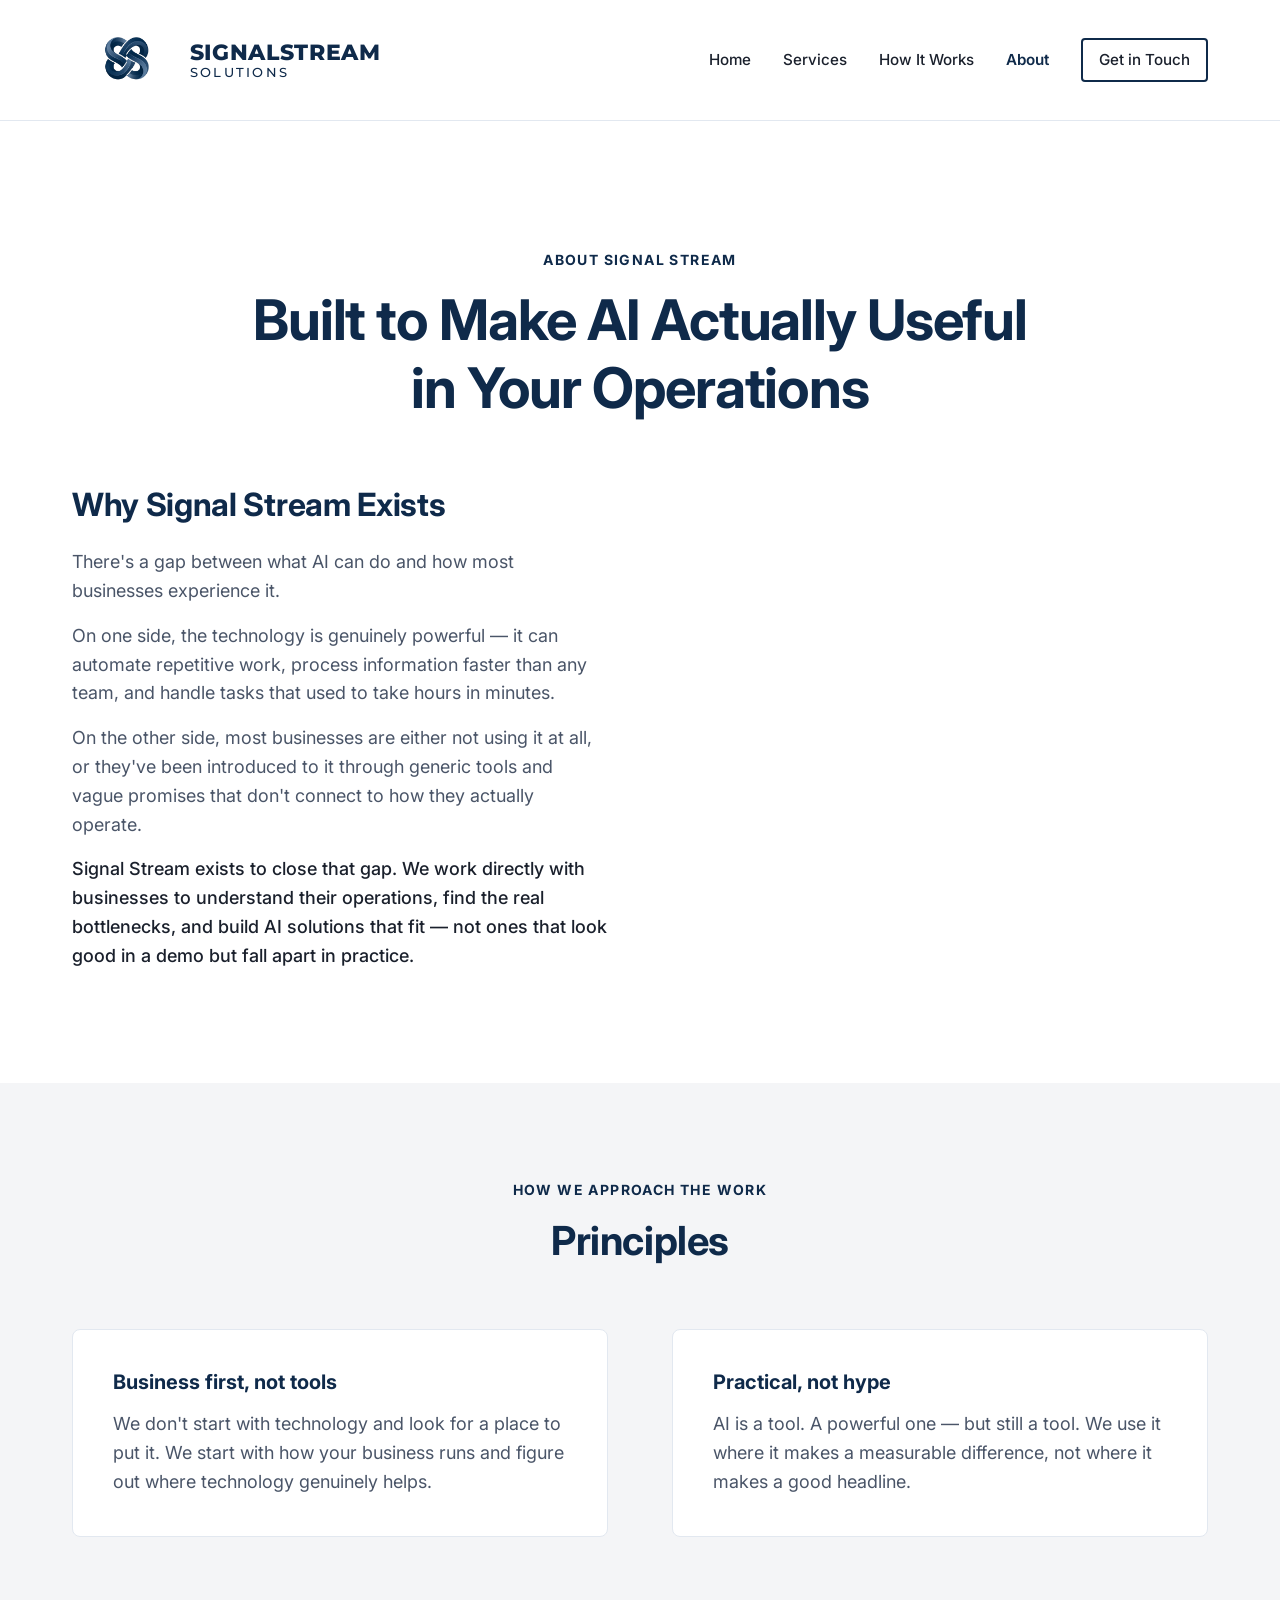
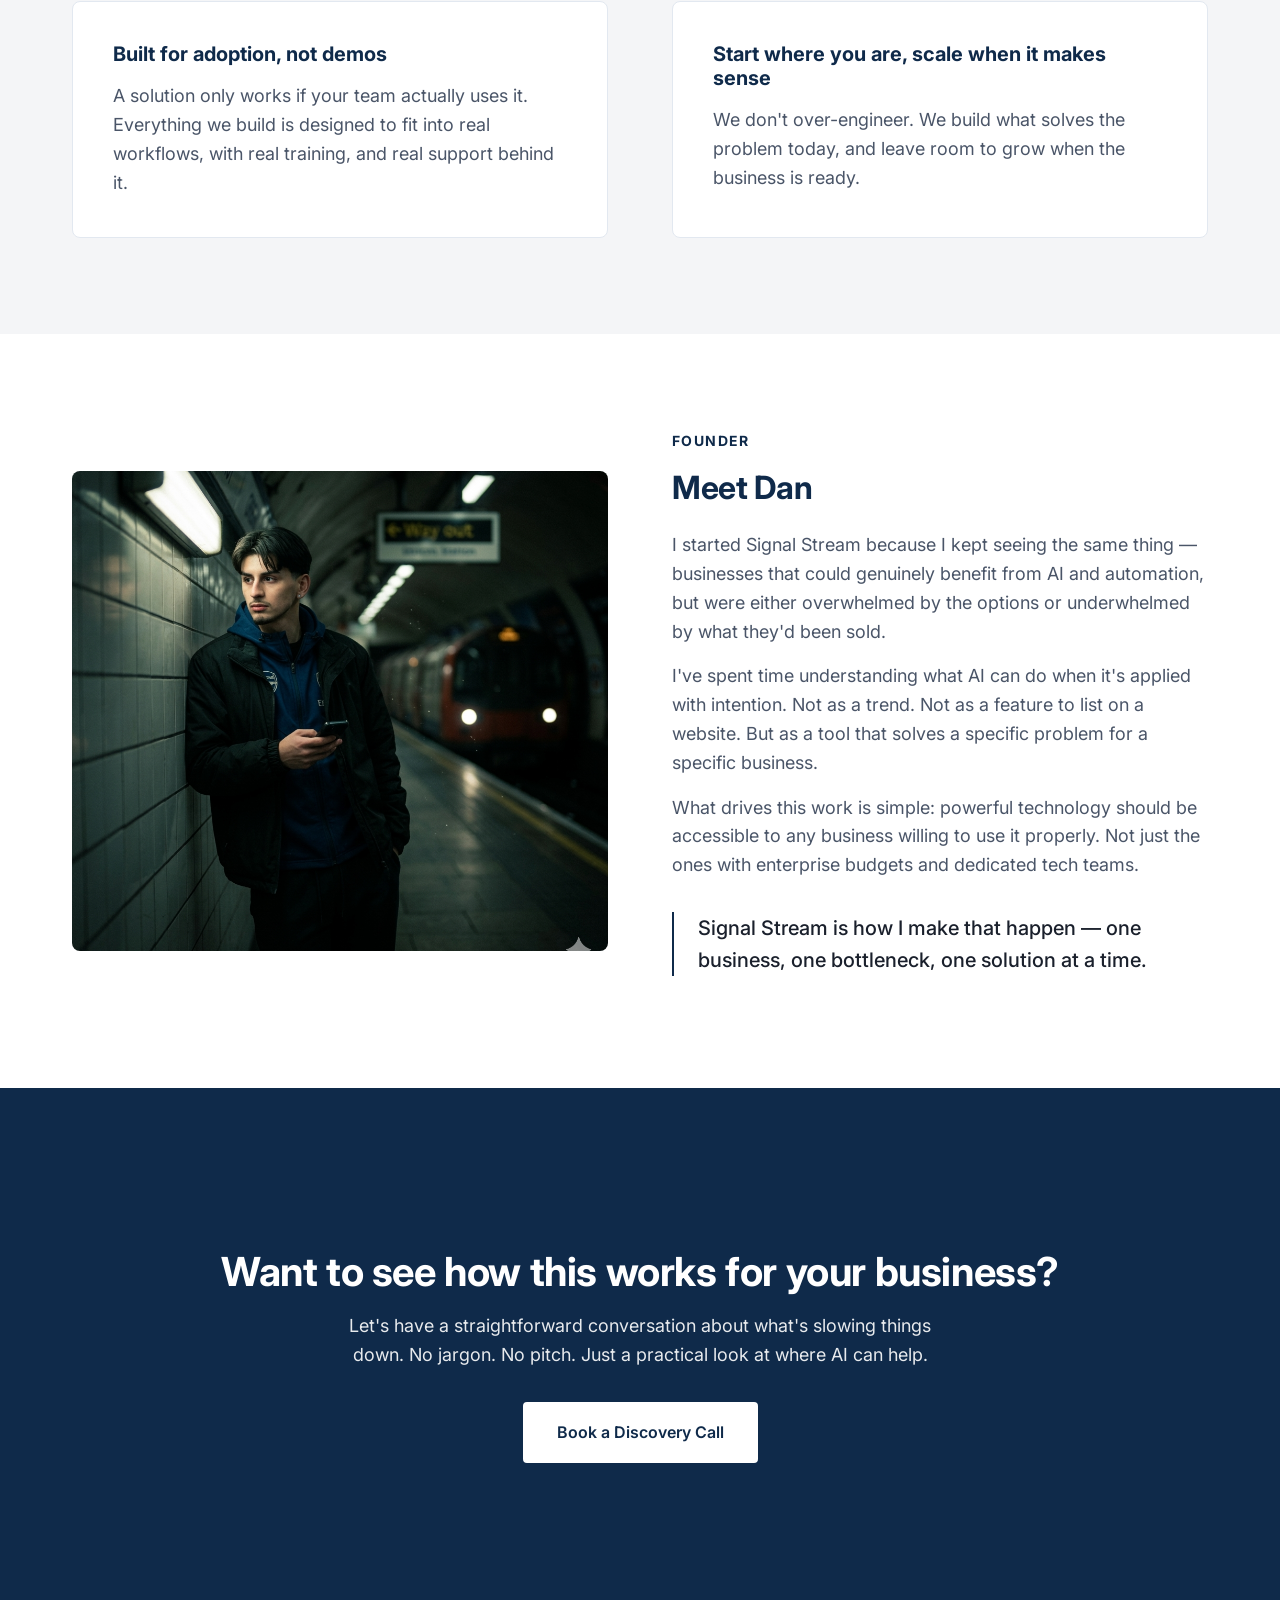
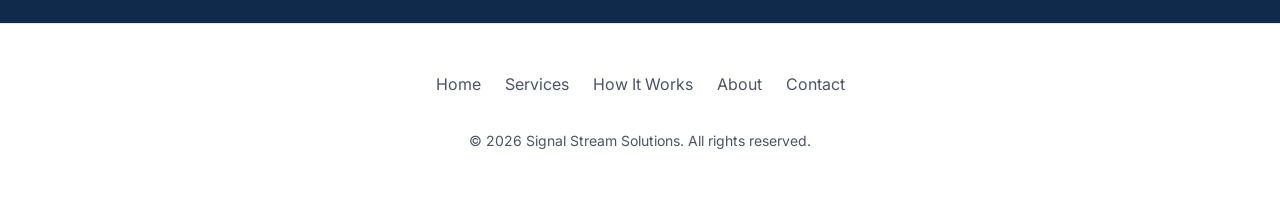
<file: about.html>
<!DOCTYPE html>
<html lang="en">
<head>
    <meta charset="UTF-8">
    <meta name="viewport" content="width=device-width, initial-scale=1.0">
    <title>About Signal Stream | Built for Operations</title>
    <meta name="description" content="We work directly with businesses to understand their operations, find the real bottlenecks, and build AI solutions that fit.">
    
    <link href="https://fonts.googleapis.com/css2?family=Inter:wght@400;500;600;700;800&family=Montserrat:wght@300;700;800&display=swap" rel="stylesheet">
    <link rel="icon" type="image/x-icon" href="favicon.ico">
    <link rel="icon" type="image/png" sizes="192x192" href="favicon-192.png">
    <link rel="apple-touch-icon" href="apple-touch-icon.png">
    <link rel="stylesheet" href="assets/styles.css">
</head>
<body>

    <!-- Shared Navigation -->
    <nav>
        <div class="nav-container">
            <a href="index.html" class="logo">
                <img src="assets/logo.png" alt="Signal Stream" class="logo-img">
                <span class="logo-text-wrapper">
                    <span class="logo-title">SignalStream</span>
                    <span class="logo-subtitle">Solutions</span>
                </span>
            </a>
            
            <button class="menu-toggle" id="mobile-menu-btn">☰</button>
            
            <div class="nav-links" id="nav-links">
                <a href="index.html">Home</a>
                <a href="services.html">Services</a>
                <a href="how-it-works.html">How It Works</a>
                <a href="about.html" class="active">About</a>
                <a href="contact.html" class="btn btn-outline" style="padding: 0.5rem 1rem;">Get in Touch</a>
            </div>
        </div>
    </nav>

    <!-- Hero Section -->
    <section class="section hero" style="padding-bottom: 4rem;">
        <div class="container text-center">
            <span class="tagline">About Signal Stream</span>
            <h1 style="margin: 0 auto; max-width: 800px; color: var(--ocean-blue);">Built to Make AI Actually Useful in Your Operations</h1>
        </div>
    </section>

    <!-- Why Signal Stream Exists -->
    <section class="section" style="padding-top: 0;">
        <div class="container">
            <div class="grid-2">
                <div>
                    <h2 style="font-size: 2rem; margin-bottom: 1.5rem; color: var(--ocean-blue);">Why Signal Stream Exists</h2>
                    <p>There's a gap between what AI can do and how most businesses experience it.</p>
                    <p>On one side, the technology is genuinely powerful — it can automate repetitive work, process information faster than any team, and handle tasks that used to take hours in minutes.</p>
                    <p>On the other side, most businesses are either not using it at all, or they've been introduced to it through generic tools and vague promises that don't connect to how they actually operate.</p>
                    <p style="color: var(--text-main); font-weight: 500;">Signal Stream exists to close that gap. We work directly with businesses to understand their operations, find the real bottlenecks, and build AI solutions that fit — not ones that look good in a demo but fall apart in practice.</p>
                </div>
            </div>
        </div>
    </section>

    <!-- Principles Section -->
    <section class="section bg-grey">
        <div class="container">
            <div class="text-center" style="margin-bottom: 4rem;">
                <span class="tagline">How We Approach the Work</span>
                <h2 style="color: var(--ocean-blue);">Principles</h2>
            </div>
            
            <div class="grid-2">
                <div class="card">
                    <h3 style="color: var(--ocean-blue); font-size: 1.25rem; margin-bottom: 1rem;">Business first, not tools</h3>
                    <p style="margin: 0;">We don't start with technology and look for a place to put it. We start with how your business runs and figure out where technology genuinely helps.</p>
                </div>
                
                <div class="card">
                    <h3 style="color: var(--ocean-blue); font-size: 1.25rem; margin-bottom: 1rem;">Practical, not hype</h3>
                    <p style="margin: 0;">AI is a tool. A powerful one — but still a tool. We use it where it makes a measurable difference, not where it makes a good headline.</p>
                </div>
                
                <div class="card">
                    <h3 style="color: var(--ocean-blue); font-size: 1.25rem; margin-bottom: 1rem;">Built for adoption, not demos</h3>
                    <p style="margin: 0;">A solution only works if your team actually uses it. Everything we build is designed to fit into real workflows, with real training, and real support behind it.</p>
                </div>
                
                <div class="card">
                    <h3 style="color: var(--ocean-blue); font-size: 1.25rem; margin-bottom: 1rem;">Start where you are, scale when it makes sense</h3>
                    <p style="margin: 0;">We don't over-engineer. We build what solves the problem today, and leave room to grow when the business is ready.</p>
                </div>
            </div>
        </div>
    </section>

    <!-- Meet Dan -->
    <section class="section">
        <div class="container">
            <div class="grid-2">
                <div>
                    <img src="assets/profile.png" alt="Dan, Founder of Signal Stream" style="width: 100%; border-radius: 8px; display: block; object-fit: cover; max-height: 480px;">
                </div>
                <div>
                    <span class="tagline">Founder</span>
                    <h2 style="font-size: 2rem; margin-bottom: 1.5rem; color: var(--ocean-blue);">Meet Dan</h2>
                    <p>I started Signal Stream because I kept seeing the same thing — businesses that could genuinely benefit from AI and automation, but were either overwhelmed by the options or underwhelmed by what they'd been sold.</p>
                    <p>I've spent time understanding what AI can do when it's applied with intention. Not as a trend. Not as a feature to list on a website. But as a tool that solves a specific problem for a specific business.</p>
                    <p>What drives this work is simple: powerful technology should be accessible to any business willing to use it properly. Not just the ones with enterprise budgets and dedicated tech teams.</p>
                    <p style="color: var(--text-main); font-weight: 500; font-size: 1.25rem; margin-top: 2rem; border-left: 2px solid var(--ocean-blue); padding-left: 1.5rem;">Signal Stream is how I make that happen — one business, one bottleneck, one solution at a time.</p>
                </div>
            </div>
        </div>
    </section>

    <!-- Final CTA -->
    <section class="section final-cta">
        <div class="container" style="padding: 4rem 2rem;">
            <h2>Want to see how this works for your business?</h2>
            <p style="margin-bottom: 2rem;">Let's have a straightforward conversation about what's slowing things down. No jargon. No pitch. Just a practical look at where AI can help.</p>
            <a href="contact.html" class="btn" style="background: var(--bg-white); color: var(--ocean-blue); border-color: var(--bg-white);">Book a Discovery Call</a>
        </div>
    </section>

    <!-- Shared Footer -->
    <footer>
        <div class="container">
            <div class="footer-links">
                <a href="index.html">Home</a>
                <a href="services.html">Services</a>
                <a href="how-it-works.html">How It Works</a>
                <a href="about.html">About</a>
                <a href="contact.html">Contact</a>
            </div>
            <p style="color: var(--text-muted); font-size: 0.875rem;">&copy; 2026 Signal Stream Solutions. All rights reserved.</p>
        </div>
    </footer>

    <!-- Scripts -->
    <script>
        document.getElementById('mobile-menu-btn').addEventListener('click', function() {
            document.getElementById('nav-links').classList.toggle('active');
        });
    </script>
</body>
</html>
</file>
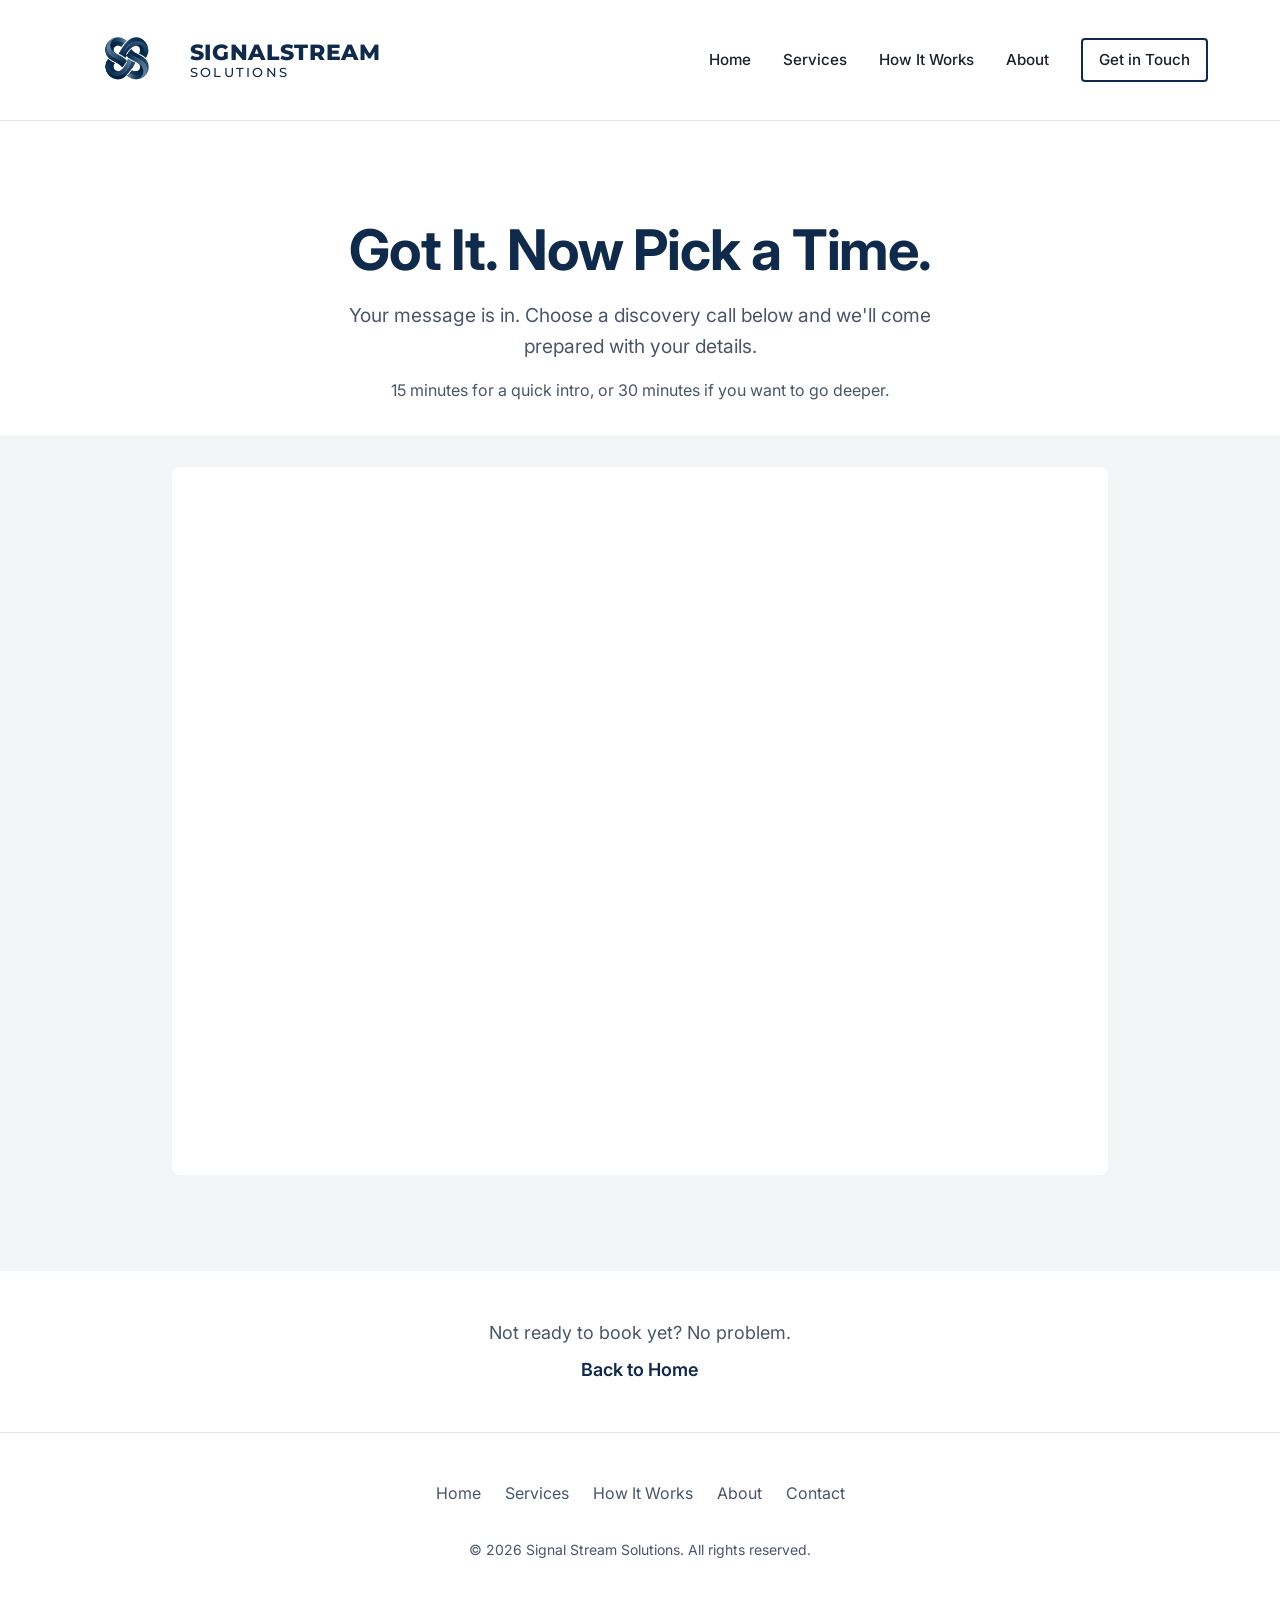
<file: book.html>
<!DOCTYPE html>
<html lang="en">
<head>
    <meta charset="UTF-8">
    <meta name="viewport" content="width=device-width, initial-scale=1.0">
    <title>Book a Discovery Call | Signal Stream</title>
    <meta name="description" content="Pick a time for your discovery call. We'll review your situation beforehand so we come prepared.">

    <link href="https://fonts.googleapis.com/css2?family=Inter:wght@400;500;600;700;800&family=Montserrat:wght@300;700;800&display=swap" rel="stylesheet">
    <link rel="icon" type="image/x-icon" href="favicon.ico">
    <link rel="icon" type="image/png" sizes="192x192" href="favicon-192.png">
    <link rel="apple-touch-icon" href="apple-touch-icon.png">
    <link rel="stylesheet" href="assets/styles.css">
</head>
<body>

    <!-- Shared Navigation -->
    <nav>
        <div class="nav-container">
            <a href="index.html" class="logo">
                <img src="assets/logo.png" alt="Signal Stream" class="logo-img">
                <span class="logo-text-wrapper">
                    <span class="logo-title">SignalStream</span>
                    <span class="logo-subtitle">Solutions</span>
                </span>
            </a>

            <button class="menu-toggle" id="mobile-menu-btn">&#9776;</button>

            <div class="nav-links" id="nav-links">
                <a href="index.html">Home</a>
                <a href="services.html">Services</a>
                <a href="how-it-works.html">How It Works</a>
                <a href="about.html">About</a>
                <a href="contact.html" class="btn btn-outline" style="padding: 0.5rem 1rem;">Get in Touch</a>
            </div>
        </div>
    </nav>

    <!-- Confirmation + Booking -->
    <section class="section" style="padding-bottom: 2rem;">
        <div class="container" style="max-width: 800px;">
            <div class="text-center">
                <h1 style="color: var(--ocean-blue); margin-bottom: 1rem;">Got It. Now Pick a Time.</h1>
                <p style="font-size: 1.2rem; max-width: 600px; margin: 0 auto 1rem;">Your message is in. Choose a discovery call below and we'll come prepared with your details.</p>
                <p style="font-size: 1rem; color: var(--text-muted); margin-bottom: 0;">15 minutes for a quick intro, or 30 minutes if you want to go deeper.</p>
            </div>
        </div>
    </section>

    <!-- Cal.com Embed -->
    <section class="section bg-grey" style="padding-top: 2rem;">
        <div class="container" style="max-width: 1000px;">
            <div class="cal-embed-wrapper">
                <iframe
                    src="https://cal.com/daniel-hernandez-fye2ha?embed=1&layout=month&theme=light"
                    style="border:none; width:100%; height:700px;"
                    frameborder="0"
                    loading="lazy"
                ></iframe>
            </div>
        </div>
    </section>

    <!-- Skip Option -->
    <section class="section" style="padding: 3rem 0;">
        <div class="container text-center">
            <p style="color: var(--text-muted); margin-bottom: 0.5rem;">Not ready to book yet? No problem.</p>
            <p style="margin-bottom: 0;"><a href="index.html" style="color: var(--ocean-blue); font-weight: 600; text-decoration: none;">Back to Home</a></p>
        </div>
    </section>

    <!-- Shared Footer -->
    <footer>
        <div class="container">
            <div class="footer-links">
                <a href="index.html">Home</a>
                <a href="services.html">Services</a>
                <a href="how-it-works.html">How It Works</a>
                <a href="about.html">About</a>
                <a href="contact.html">Contact</a>
            </div>
            <p style="color: var(--text-muted); font-size: 0.875rem;">&copy; 2026 Signal Stream Solutions. All rights reserved.</p>
        </div>
    </footer>

    <!-- Scripts -->
    <script>
        document.getElementById('mobile-menu-btn').addEventListener('click', function() {
            document.getElementById('nav-links').classList.toggle('active');
        });
    </script>
</body>
</html>
</file>
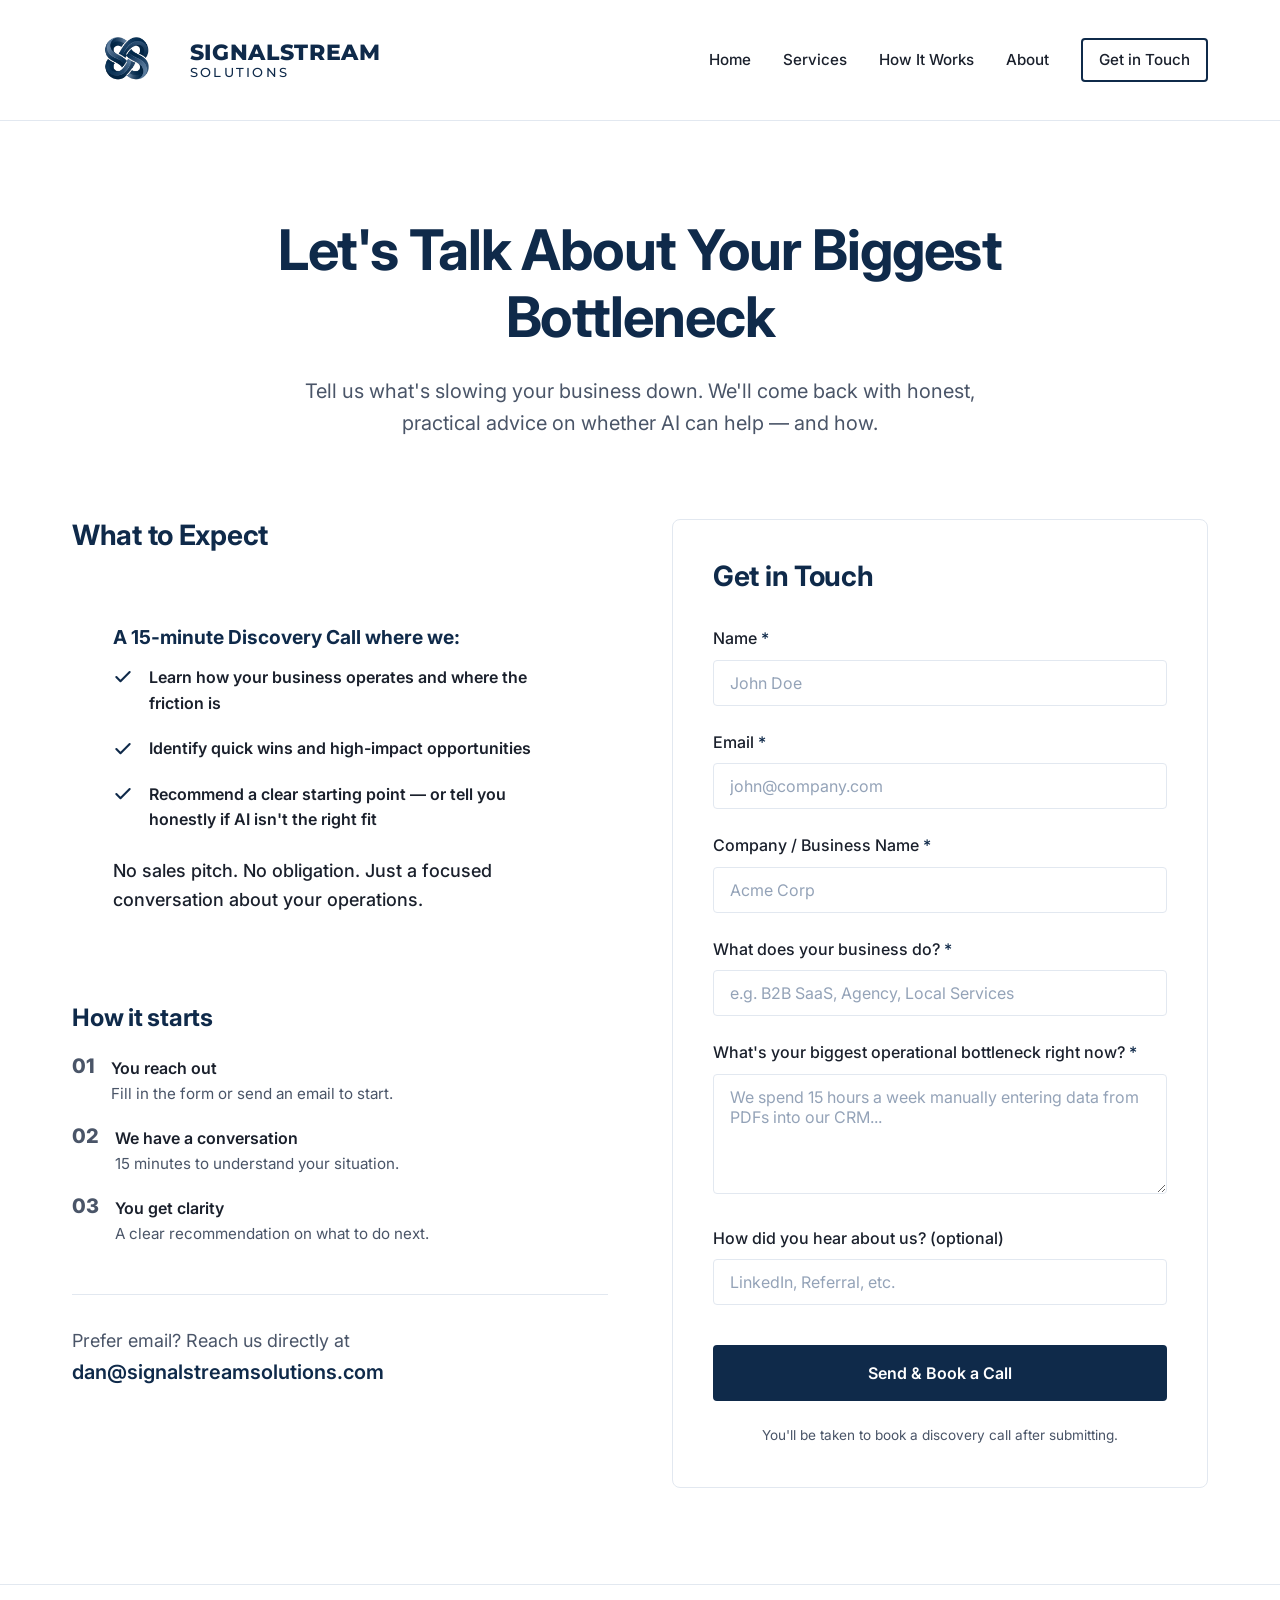
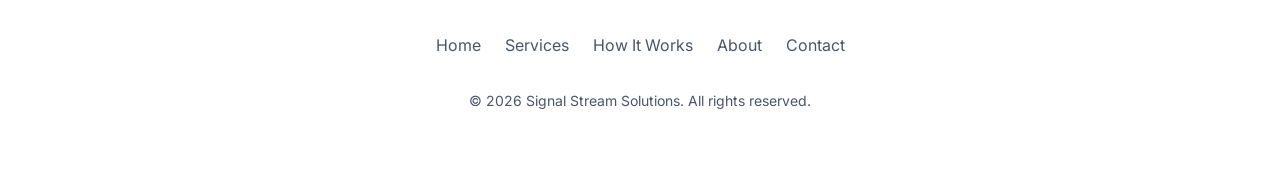
<file: contact.html>
<!DOCTYPE html>
<html lang="en">
<head>
    <meta charset="UTF-8">
    <meta name="viewport" content="width=device-width, initial-scale=1.0">
    <title>Contact Signal Stream | Let's Talk About Your Operations</title>
    <meta name="description" content="Tell us what's slowing your business down. We'll come back with honest, practical advice on whether AI can help - and how.">
    
    <link href="https://fonts.googleapis.com/css2?family=Inter:wght@400;500;600;700;800&family=Montserrat:wght@300;700;800&display=swap" rel="stylesheet">
    <link rel="icon" type="image/x-icon" href="favicon.ico">
    <link rel="icon" type="image/png" sizes="192x192" href="favicon-192.png">
    <link rel="apple-touch-icon" href="apple-touch-icon.png">
    <link rel="stylesheet" href="assets/styles.css">
    <style>
        .contact-grid {
            display: grid;
            grid-template-columns: 1fr 1fr;
            gap: 4rem;
            align-items: flex-start;
        }
        @media (max-width: 900px) {
            .contact-grid {
                grid-template-columns: 1fr;
            }
        }
    </style>
</head>
<body>

    <!-- Shared Navigation -->
    <nav>
        <div class="nav-container">
            <a href="index.html" class="logo">
                <img src="assets/logo.png" alt="Signal Stream" class="logo-img">
                <span class="logo-text-wrapper">
                    <span class="logo-title">SignalStream</span>
                    <span class="logo-subtitle">Solutions</span>
                </span>
            </a>
            
            <button class="menu-toggle" id="mobile-menu-btn">☰</button>
            
            <div class="nav-links" id="nav-links">
                <a href="index.html">Home</a>
                <a href="services.html">Services</a>
                <a href="how-it-works.html">How It Works</a>
                <a href="about.html">About</a>
                <a href="contact.html" class="btn btn-outline" style="padding: 0.5rem 1rem;">Get in Touch</a>
            </div>
        </div>
    </nav>

    <!-- Contact Header -->
    <section class="section" style="padding-bottom: 3rem;">
        <div class="container text-center">
            <h1 style="margin: 0 auto 1.5rem; max-width: 800px; color: var(--ocean-blue);">Let's Talk About Your Biggest Bottleneck</h1>
            <p style="margin: 0 auto; max-width: 700px; font-size: 1.25rem;">Tell us what's slowing your business down. We'll come back with honest, practical advice on whether AI can help — and how.</p>
        </div>
    </section>

    <!-- Main Contact Section -->
    <section class="section" style="padding-top: 2rem;">
        <div class="container">
            <div class="contact-grid">
                
                <!-- Left Column: Info & Reassurance -->
                <div>
                    <h2 style="font-size: 1.75rem; margin-bottom: 2rem; color: var(--ocean-blue);">What to Expect</h2>
                    <div class="card bg-grey" style="margin-bottom: 3rem; border-color: transparent;">
                        <h3 style="font-size: 1.2rem; color: var(--ocean-blue); margin-bottom: 1rem;">A 15-minute Discovery Call where we:</h3>
                        <ul class="feature-list" style="margin-top: 0;">
                            <li><svg class="check-icon" viewBox="0 0 24 24" fill="none" stroke="currentColor" stroke-width="2.5" stroke-linecap="round" stroke-linejoin="round"><polyline points="20 6 9 17 4 12"></polyline></svg> <strong>Learn how your business operates and where the friction is</strong></li>
                            <li><svg class="check-icon" viewBox="0 0 24 24" fill="none" stroke="currentColor" stroke-width="2.5" stroke-linecap="round" stroke-linejoin="round"><polyline points="20 6 9 17 4 12"></polyline></svg> <strong>Identify quick wins and high-impact opportunities</strong></li>
                            <li><svg class="check-icon" viewBox="0 0 24 24" fill="none" stroke="currentColor" stroke-width="2.5" stroke-linecap="round" stroke-linejoin="round"><polyline points="20 6 9 17 4 12"></polyline></svg> <strong>Recommend a clear starting point — or tell you honestly if AI isn't the right fit</strong></li>
                        </ul>
                        <p style="margin-top: 1.5rem; margin-bottom: 0; font-weight: 500; color: var(--text-main);">No sales pitch. No obligation. Just a focused conversation about your operations.</p>
                    </div>

                    <h2 style="font-size: 1.5rem; margin-bottom: 1.5rem; color: var(--ocean-blue);">How it starts</h2>
                    <ul class="feature-list">
                        <li>
                            <span class="step-number" style="font-size:1.25rem; margin-right: 1rem; color: var(--text-muted); font-family: var(--font-heading);">01</span>
                            <div>
                                <strong style="display: block; color: var(--text-main);">You reach out</strong>
                                <p style="font-size: 0.95rem; margin-bottom: 0;">Fill in the form or send an email to start.</p>
                            </div>
                        </li>
                        <li>
                            <span class="step-number" style="font-size:1.25rem; margin-right: 1rem; color: var(--text-muted); font-family: var(--font-heading);">02</span>
                            <div>
                                <strong style="display: block; color: var(--text-main);">We have a conversation</strong>
                                <p style="font-size: 0.95rem; margin-bottom: 0;">15 minutes to understand your situation.</p>
                            </div>
                        </li>
                        <li>
                            <span class="step-number" style="font-size:1.25rem; margin-right: 1rem; color: var(--text-muted); font-family: var(--font-heading);">03</span>
                            <div>
                                <strong style="display: block; color: var(--text-main);">You get clarity</strong>
                                <p style="font-size: 0.95rem; margin-bottom: 0;">A clear recommendation on what to do next.</p>
                            </div>
                        </li>
                    </ul>
                    
                    <div style="margin-top: 3rem; padding-top: 2rem; border-top: 1px solid var(--border-color);">
                        <p>Prefer email? Reach us directly at <br>
                        <a href="mailto:dan@signalstreamsolutions.com" style="color: var(--ocean-blue); font-weight: 600; text-decoration: none; font-size: 1.25rem;">dan@signalstreamsolutions.com</a></p>
                    </div>
                </div>

                <!-- Right Column: Form -->
                <div>
                    <div class="card" style="border: 1px solid var(--border-color);">
                        <h2 style="font-size: 1.75rem; margin-bottom: 2rem; color: var(--ocean-blue);">Get in Touch</h2>
                        
                        <form id="contact-form">
                            <input type="text" name="_gotcha" style="display:none">
                            <div class="form-group">
                                <label for="name">Name <span style="color: var(--ocean-blue);">*</span></label>
                                <input type="text" id="name" name="name" class="form-control" required placeholder="John Doe">
                            </div>
                            
                            <div class="form-group">
                                <label for="email">Email <span style="color: var(--ocean-blue);">*</span></label>
                                <input type="email" id="email" name="email" class="form-control" required placeholder="john@company.com">
                            </div>

                            <div class="form-group">
                                <label for="company">Company / Business Name <span style="color: var(--ocean-blue);">*</span></label>
                                <input type="text" id="company" name="company" class="form-control" required placeholder="Acme Corp">
                            </div>

                            <div class="form-group">
                                <label for="business_type">What does your business do? <span style="color: var(--ocean-blue);">*</span></label>
                                <input type="text" id="business_type" name="business_type" class="form-control" required placeholder="e.g. B2B SaaS, Agency, Local Services">
                            </div>

                            <div class="form-group">
                                <label for="bottleneck">What's your biggest operational bottleneck right now? <span style="color: var(--ocean-blue);">*</span></label>
                                <textarea id="bottleneck" name="bottleneck" class="form-control" required placeholder="We spend 15 hours a week manually entering data from PDFs into our CRM..."></textarea>
                            </div>
                            
                            <div class="form-group">
                                <label for="hear_about">How did you hear about us? (optional)</label>
                                <input type="text" id="hear_about" name="hear_about" class="form-control" placeholder="LinkedIn, Referral, etc.">
                            </div>

                            <button type="submit" class="btn" style="width: 100%; margin-top: 1rem;">Send & Book a Call</button>
                            <p style="font-size: 0.85rem; text-align: center; margin-top: 1.5rem; margin-bottom: 0;">You'll be taken to book a discovery call after submitting.</p>
                        </form>
                    </div>
                </div>

            </div>
        </div>
    </section>

    <!-- Shared Footer -->
    <footer>
        <div class="container">
            <div class="footer-links">
                <a href="index.html">Home</a>
                <a href="services.html">Services</a>
                <a href="how-it-works.html">How It Works</a>
                <a href="about.html">About</a>
                <a href="contact.html">Contact</a>
            </div>
            <p style="color: var(--text-muted); font-size: 0.875rem;">&copy; 2026 Signal Stream Solutions. All rights reserved.</p>
        </div>
    </footer>

    <!-- Scripts -->
    <script>
        document.getElementById('mobile-menu-btn').addEventListener('click', function() {
            document.getElementById('nav-links').classList.toggle('active');
        });

        document.getElementById('contact-form').addEventListener('submit', function(e) {
            e.preventDefault();
            var form = this;
            var btn = form.querySelector('button[type="submit"]');
            btn.disabled = true;
            btn.textContent = 'Sending...';

            fetch('https://formspree.io/f/mwvrzyye', {
                method: 'POST',
                body: new FormData(form),
                headers: { 'Accept': 'application/json' }
            }).then(function(response) {
                if (response.ok) {
                    window.location.href = 'book.html';
                } else {
                    btn.disabled = false;
                    btn.textContent = 'Send & Book a Call';
                    alert('Something went wrong. Please try again or email us directly.');
                }
            }).catch(function() {
                btn.disabled = false;
                btn.textContent = 'Send & Book a Call';
                alert('Something went wrong. Please try again or email us directly.');
            });
        });
    </script>
</body>
</html>
</file>
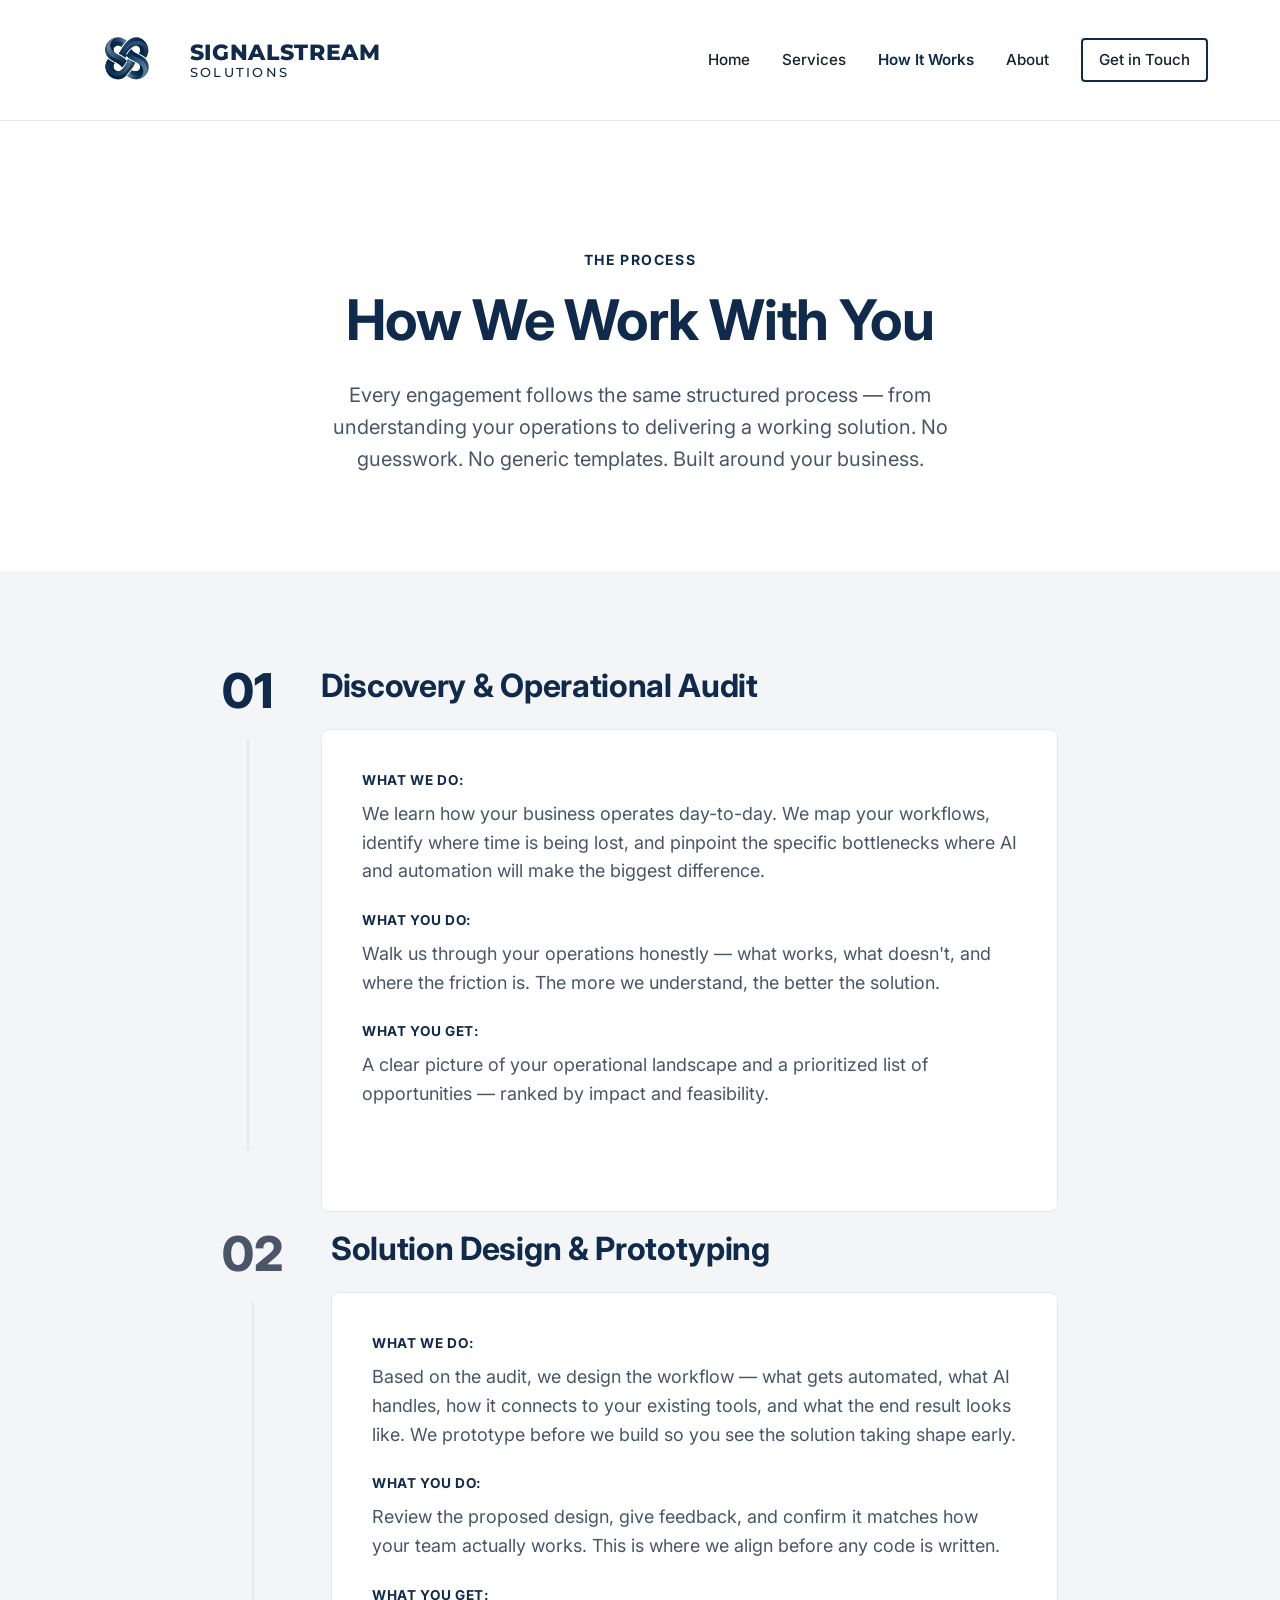
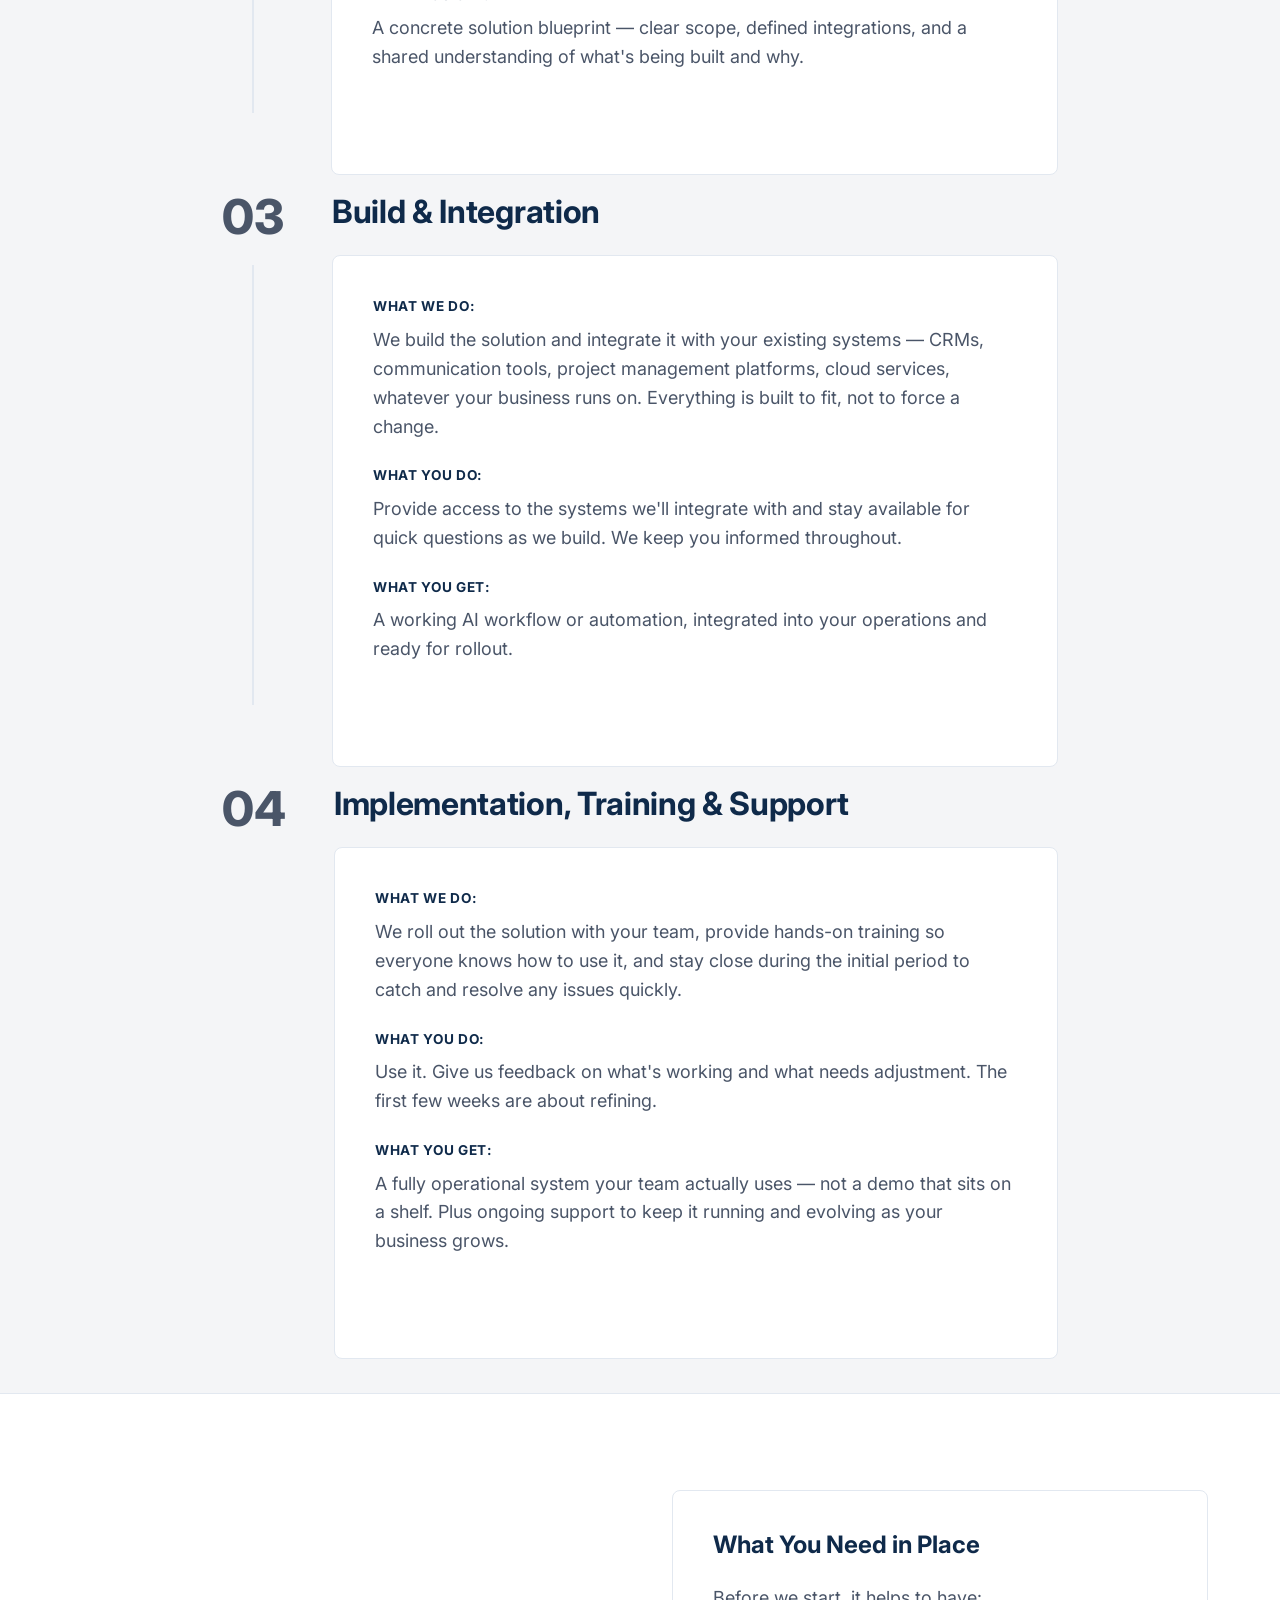
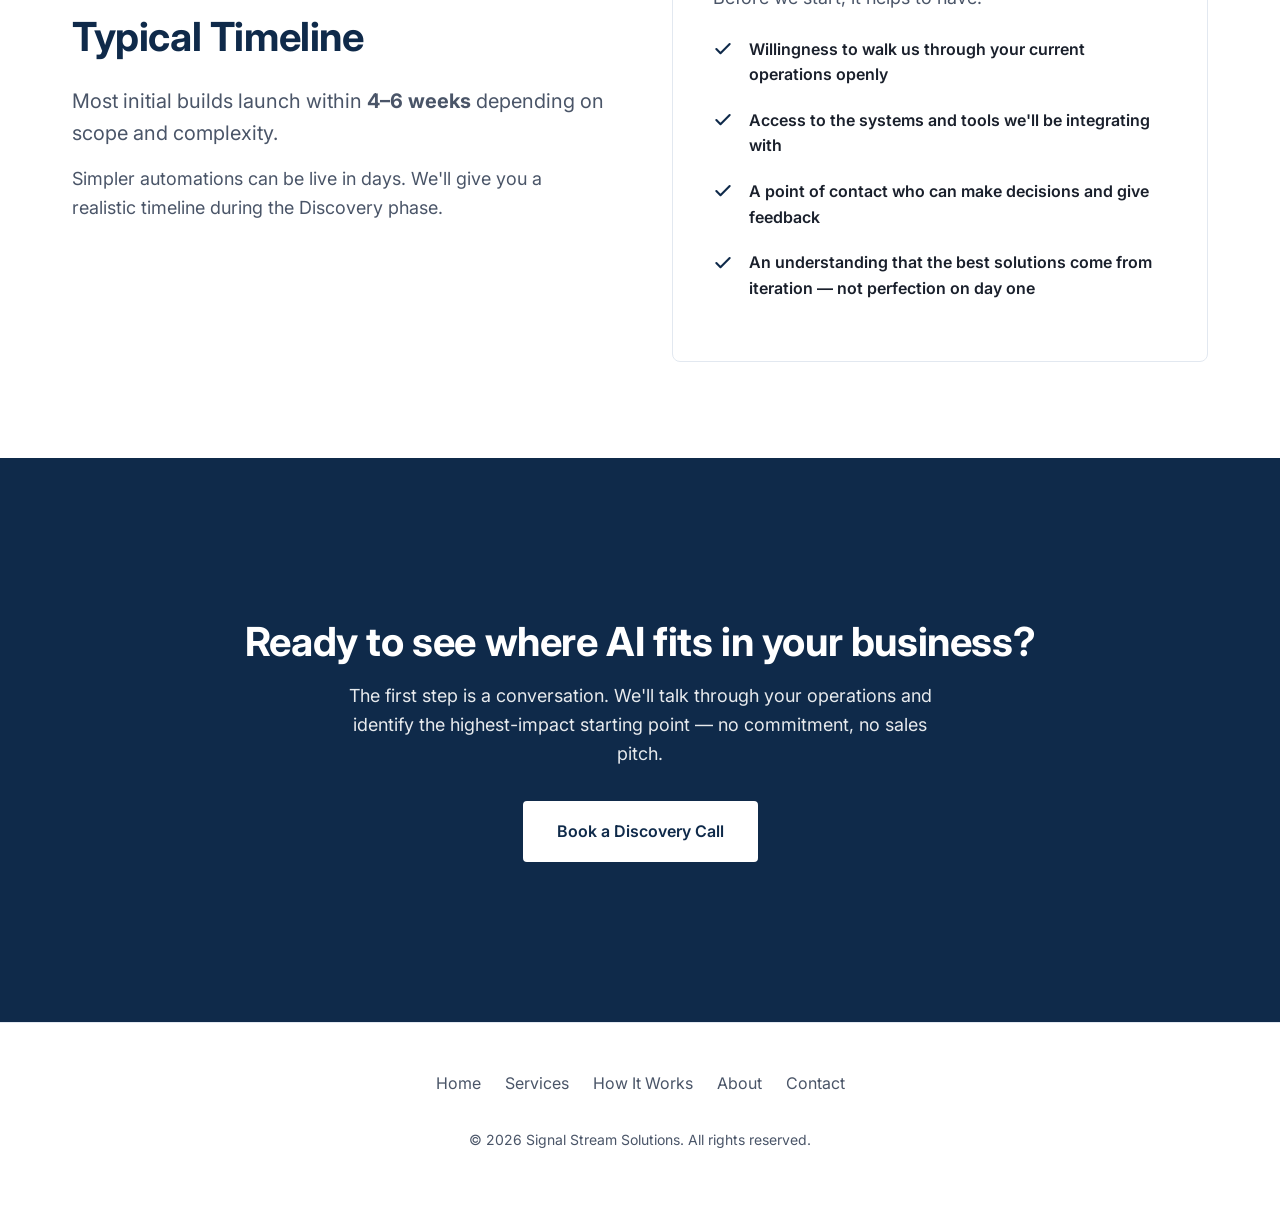
<file: how-it-works.html>
<!DOCTYPE html>
<html lang="en">
<head>
    <meta charset="UTF-8">
    <meta name="viewport" content="width=device-width, initial-scale=1.0">
    <title>How It Works | AI Workflow Automation Process | Signal Stream</title>
    <meta name="description" content="Our 4-step process for discovering operational bottlenecks, designing solutions, and building custom AI workflow automations for businesses.">
    
    <link href="https://fonts.googleapis.com/css2?family=Inter:wght@400;500;600;700;800&family=Montserrat:wght@300;700;800&display=swap" rel="stylesheet">
    <link rel="icon" type="image/x-icon" href="favicon.ico">
    <link rel="icon" type="image/png" sizes="192x192" href="favicon-192.png">
    <link rel="apple-touch-icon" href="apple-touch-icon.png">
    <link rel="stylesheet" href="assets/styles.css">
</head>
<body>

    <!-- Shared Navigation -->
    <nav>
        <div class="nav-container">
            <a href="index.html" class="logo">
                <img src="assets/logo.png" alt="Signal Stream" class="logo-img">
                <span class="logo-text-wrapper">
                    <span class="logo-title">SignalStream</span>
                    <span class="logo-subtitle">Solutions</span>
                </span>
            </a>
            
            <button class="menu-toggle" id="mobile-menu-btn">☰</button>
            
            <div class="nav-links" id="nav-links">
                <a href="index.html">Home</a>
                <a href="services.html">Services</a>
                <a href="how-it-works.html" class="active">How It Works</a>
                <a href="about.html">About</a>
                <a href="contact.html" class="btn btn-outline" style="padding: 0.5rem 1rem;">Get in Touch</a>
            </div>
        </div>
    </nav>

    <!-- Hero Section -->
    <section class="section hero">
        <div class="container text-center">
            <span class="tagline">The Process</span>
            <h1 style="margin: 0 auto 1.5rem; max-width: 800px;">How We Work With You</h1>
            <p style="margin: 0 auto; max-width: 700px;">Every engagement follows the same structured process — from understanding your operations to delivering a working solution. No guesswork. No generic templates. Built around your business.</p>
        </div>
    </section>

    <!-- Process Timeline Section -->
    <section class="section bg-grey">
        <div class="container" style="max-width: 900px;">
            
            <!-- Step 1 -->
            <div style="display: flex; gap: 3rem; margin-bottom: 5rem;">
                <div style="flex-shrink: 0; display: flex; flex-direction: column; align-items: center;">
                    <div style="font-family: var(--font-heading); font-size: 3rem; font-weight: 800; color: var(--ocean-blue); line-height: 1;">01</div>
                    <div style="width: 2px; height: 100%; background: var(--border-color); margin-top: 1.5rem;"></div>
                </div>
                <div>
                    <h2 style="font-size: 2rem; margin-bottom: 1.5rem; color: var(--ocean-blue);">Discovery & Operational Audit</h2>
                    <div class="card" style="margin-bottom: 0;">
                        <div style="margin-bottom: 1.5rem;">
                            <strong style="color: var(--ocean-blue); display: block; margin-bottom: 0.5rem; text-transform: uppercase; font-size: 0.85rem; letter-spacing: 0.05em;">What we do:</strong>
                            <p>We learn how your business operates day-to-day. We map your workflows, identify where time is being lost, and pinpoint the specific bottlenecks where AI and automation will make the biggest difference.</p>
                        </div>
                        <div style="margin-bottom: 1.5rem;">
                            <strong style="color: var(--ocean-blue); display: block; margin-bottom: 0.5rem; text-transform: uppercase; font-size: 0.85rem; letter-spacing: 0.05em;">What you do:</strong>
                            <p>Walk us through your operations honestly — what works, what doesn't, and where the friction is. The more we understand, the better the solution.</p>
                        </div>
                        <div>
                            <strong style="color: var(--ocean-blue); display: block; margin-bottom: 0.5rem; text-transform: uppercase; font-size: 0.85rem; letter-spacing: 0.05em;">What you get:</strong>
                            <p style="margin-bottom: 0;">A clear picture of your operational landscape and a prioritized list of opportunities — ranked by impact and feasibility.</p>
                        </div>
                    </div>
                </div>
            </div>
            
            <!-- Step 2 -->
            <div style="display: flex; gap: 3rem; margin-bottom: 5rem;">
                <div style="flex-shrink: 0; display: flex; flex-direction: column; align-items: center;">
                    <div style="font-family: var(--font-heading); font-size: 3rem; font-weight: 800; color: var(--text-muted); line-height: 1;">02</div>
                    <div style="width: 2px; height: 100%; background: var(--border-color); margin-top: 1.5rem;"></div>
                </div>
                <div>
                    <h2 style="font-size: 2rem; margin-bottom: 1.5rem; color: var(--ocean-blue);">Solution Design & Prototyping</h2>
                    <div class="card" style="margin-bottom: 0;">
                        <div style="margin-bottom: 1.5rem;">
                            <strong style="color: var(--ocean-blue); display: block; margin-bottom: 0.5rem; text-transform: uppercase; font-size: 0.85rem; letter-spacing: 0.05em;">What we do:</strong>
                            <p>Based on the audit, we design the workflow — what gets automated, what AI handles, how it connects to your existing tools, and what the end result looks like. We prototype before we build so you see the solution taking shape early.</p>
                        </div>
                        <div style="margin-bottom: 1.5rem;">
                            <strong style="color: var(--ocean-blue); display: block; margin-bottom: 0.5rem; text-transform: uppercase; font-size: 0.85rem; letter-spacing: 0.05em;">What you do:</strong>
                            <p>Review the proposed design, give feedback, and confirm it matches how your team actually works. This is where we align before any code is written.</p>
                        </div>
                        <div>
                            <strong style="color: var(--ocean-blue); display: block; margin-bottom: 0.5rem; text-transform: uppercase; font-size: 0.85rem; letter-spacing: 0.05em;">What you get:</strong>
                            <p style="margin-bottom: 0;">A concrete solution blueprint — clear scope, defined integrations, and a shared understanding of what's being built and why.</p>
                        </div>
                    </div>
                </div>
            </div>

            <!-- Step 3 -->
            <div style="display: flex; gap: 3rem; margin-bottom: 5rem;">
                <div style="flex-shrink: 0; display: flex; flex-direction: column; align-items: center;">
                    <div style="font-family: var(--font-heading); font-size: 3rem; font-weight: 800; color: var(--text-muted); line-height: 1;">03</div>
                    <div style="width: 2px; height: 100%; background: var(--border-color); margin-top: 1.5rem;"></div>
                </div>
                <div>
                    <h2 style="font-size: 2rem; margin-bottom: 1.5rem; color: var(--ocean-blue);">Build & Integration</h2>
                    <div class="card" style="margin-bottom: 0;">
                        <div style="margin-bottom: 1.5rem;">
                            <strong style="color: var(--ocean-blue); display: block; margin-bottom: 0.5rem; text-transform: uppercase; font-size: 0.85rem; letter-spacing: 0.05em;">What we do:</strong>
                            <p>We build the solution and integrate it with your existing systems — CRMs, communication tools, project management platforms, cloud services, whatever your business runs on. Everything is built to fit, not to force a change.</p>
                        </div>
                        <div style="margin-bottom: 1.5rem;">
                            <strong style="color: var(--ocean-blue); display: block; margin-bottom: 0.5rem; text-transform: uppercase; font-size: 0.85rem; letter-spacing: 0.05em;">What you do:</strong>
                            <p>Provide access to the systems we'll integrate with and stay available for quick questions as we build. We keep you informed throughout.</p>
                        </div>
                        <div>
                            <strong style="color: var(--ocean-blue); display: block; margin-bottom: 0.5rem; text-transform: uppercase; font-size: 0.85rem; letter-spacing: 0.05em;">What you get:</strong>
                            <p style="margin-bottom: 0;">A working AI workflow or automation, integrated into your operations and ready for rollout.</p>
                        </div>
                    </div>
                </div>
            </div>

            <!-- Step 4 -->
            <div style="display: flex; gap: 3rem;">
                <div style="flex-shrink: 0; display: flex; flex-direction: column; align-items: center;">
                    <div style="font-family: var(--font-heading); font-size: 3rem; font-weight: 800; color: var(--text-muted); line-height: 1;">04</div>
                </div>
                <div>
                    <h2 style="font-size: 2rem; margin-bottom: 1.5rem; color: var(--ocean-blue);">Implementation, Training & Support</h2>
                    <div class="card" style="margin-bottom: 0;">
                        <div style="margin-bottom: 1.5rem;">
                            <strong style="color: var(--ocean-blue); display: block; margin-bottom: 0.5rem; text-transform: uppercase; font-size: 0.85rem; letter-spacing: 0.05em;">What we do:</strong>
                            <p>We roll out the solution with your team, provide hands-on training so everyone knows how to use it, and stay close during the initial period to catch and resolve any issues quickly.</p>
                        </div>
                        <div style="margin-bottom: 1.5rem;">
                            <strong style="color: var(--ocean-blue); display: block; margin-bottom: 0.5rem; text-transform: uppercase; font-size: 0.85rem; letter-spacing: 0.05em;">What you do:</strong>
                            <p>Use it. Give us feedback on what's working and what needs adjustment. The first few weeks are about refining.</p>
                        </div>
                        <div>
                            <strong style="color: var(--ocean-blue); display: block; margin-bottom: 0.5rem; text-transform: uppercase; font-size: 0.85rem; letter-spacing: 0.05em;">What you get:</strong>
                            <p style="margin-bottom: 0;">A fully operational system your team actually uses — not a demo that sits on a shelf. Plus ongoing support to keep it running and evolving as your business grows.</p>
                        </div>
                    </div>
                </div>
            </div>

        </div>
    </section>

    <!-- Pre-requisites Section -->
    <section class="section" style="border-top: 1px solid var(--border-color);">
        <div class="container">
            <div class="grid-2">
                <div>
                    <h2 style="margin-bottom: 1.5rem; color: var(--ocean-blue);">Typical Timeline</h2>
                    <p style="font-size: 1.25rem;">Most initial builds launch within <strong>4–6 weeks</strong> depending on scope and complexity.</p>
                    <p>Simpler automations can be live in days. We'll give you a realistic timeline during the Discovery phase.</p>
                </div>
                <div class="card bg-grey" style="height: auto;">
                    <h3 style="margin-bottom: 1.5rem; color: var(--ocean-blue);">What You Need in Place</h3>
                    <p>Before we start, it helps to have:</p>
                    <ul class="feature-list">
                        <li><svg class="check-icon" viewBox="0 0 24 24" fill="none" stroke="currentColor" stroke-width="2.5" stroke-linecap="round" stroke-linejoin="round"><polyline points="20 6 9 17 4 12"></polyline></svg> <strong>Willingness to walk us through your current operations openly</strong></li>
                        <li><svg class="check-icon" viewBox="0 0 24 24" fill="none" stroke="currentColor" stroke-width="2.5" stroke-linecap="round" stroke-linejoin="round"><polyline points="20 6 9 17 4 12"></polyline></svg> <strong>Access to the systems and tools we'll be integrating with</strong></li>
                        <li><svg class="check-icon" viewBox="0 0 24 24" fill="none" stroke="currentColor" stroke-width="2.5" stroke-linecap="round" stroke-linejoin="round"><polyline points="20 6 9 17 4 12"></polyline></svg> <strong>A point of contact who can make decisions and give feedback</strong></li>
                        <li><svg class="check-icon" viewBox="0 0 24 24" fill="none" stroke="currentColor" stroke-width="2.5" stroke-linecap="round" stroke-linejoin="round"><polyline points="20 6 9 17 4 12"></polyline></svg> <strong>An understanding that the best solutions come from iteration — not perfection on day one</strong></li>
                    </ul>
                </div>
            </div>
        </div>
    </section>

    <!-- Final CTA -->
    <section class="section final-cta">
        <div class="container" style="padding: 4rem 2rem;">
            <h2>Ready to see where AI fits in your business?</h2>
            <p style="margin-bottom: 2rem;">The first step is a conversation. We'll talk through your operations and identify the highest-impact starting point — no commitment, no sales pitch.</p>
            <a href="contact.html" class="btn" style="background: var(--bg-white); color: var(--ocean-blue); border-color: var(--bg-white);">Book a Discovery Call</a>
        </div>
    </section>

    <!-- Shared Footer -->
    <footer>
        <div class="container">
            <div class="footer-links">
                <a href="index.html">Home</a>
                <a href="services.html">Services</a>
                <a href="how-it-works.html">How It Works</a>
                <a href="about.html">About</a>
                <a href="contact.html">Contact</a>
            </div>
            <p style="color: var(--text-muted); font-size: 0.875rem;">&copy; 2026 Signal Stream Solutions. All rights reserved.</p>
        </div>
    </footer>

    <!-- Scripts -->
    <script>
        document.getElementById('mobile-menu-btn').addEventListener('click', function() {
            document.getElementById('nav-links').classList.toggle('active');
        });
    </script>
</body>
</html>
</file>
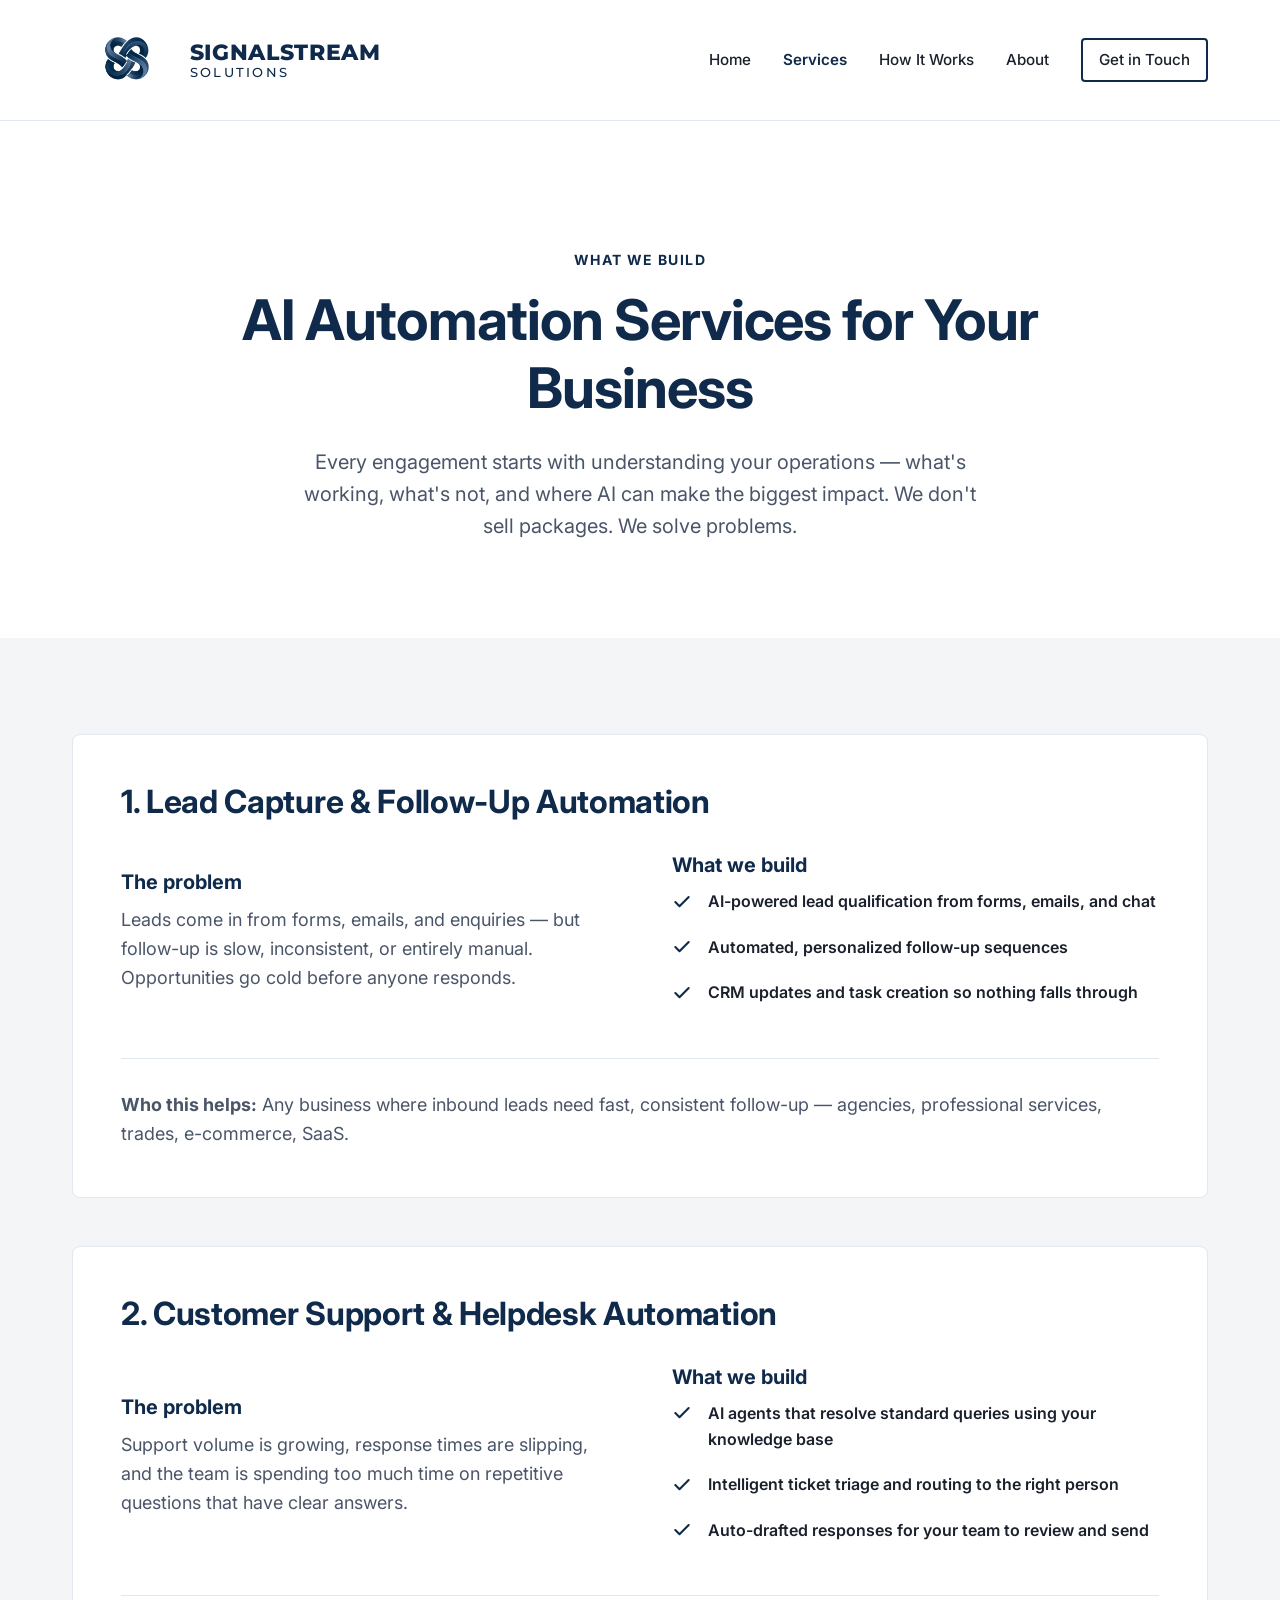
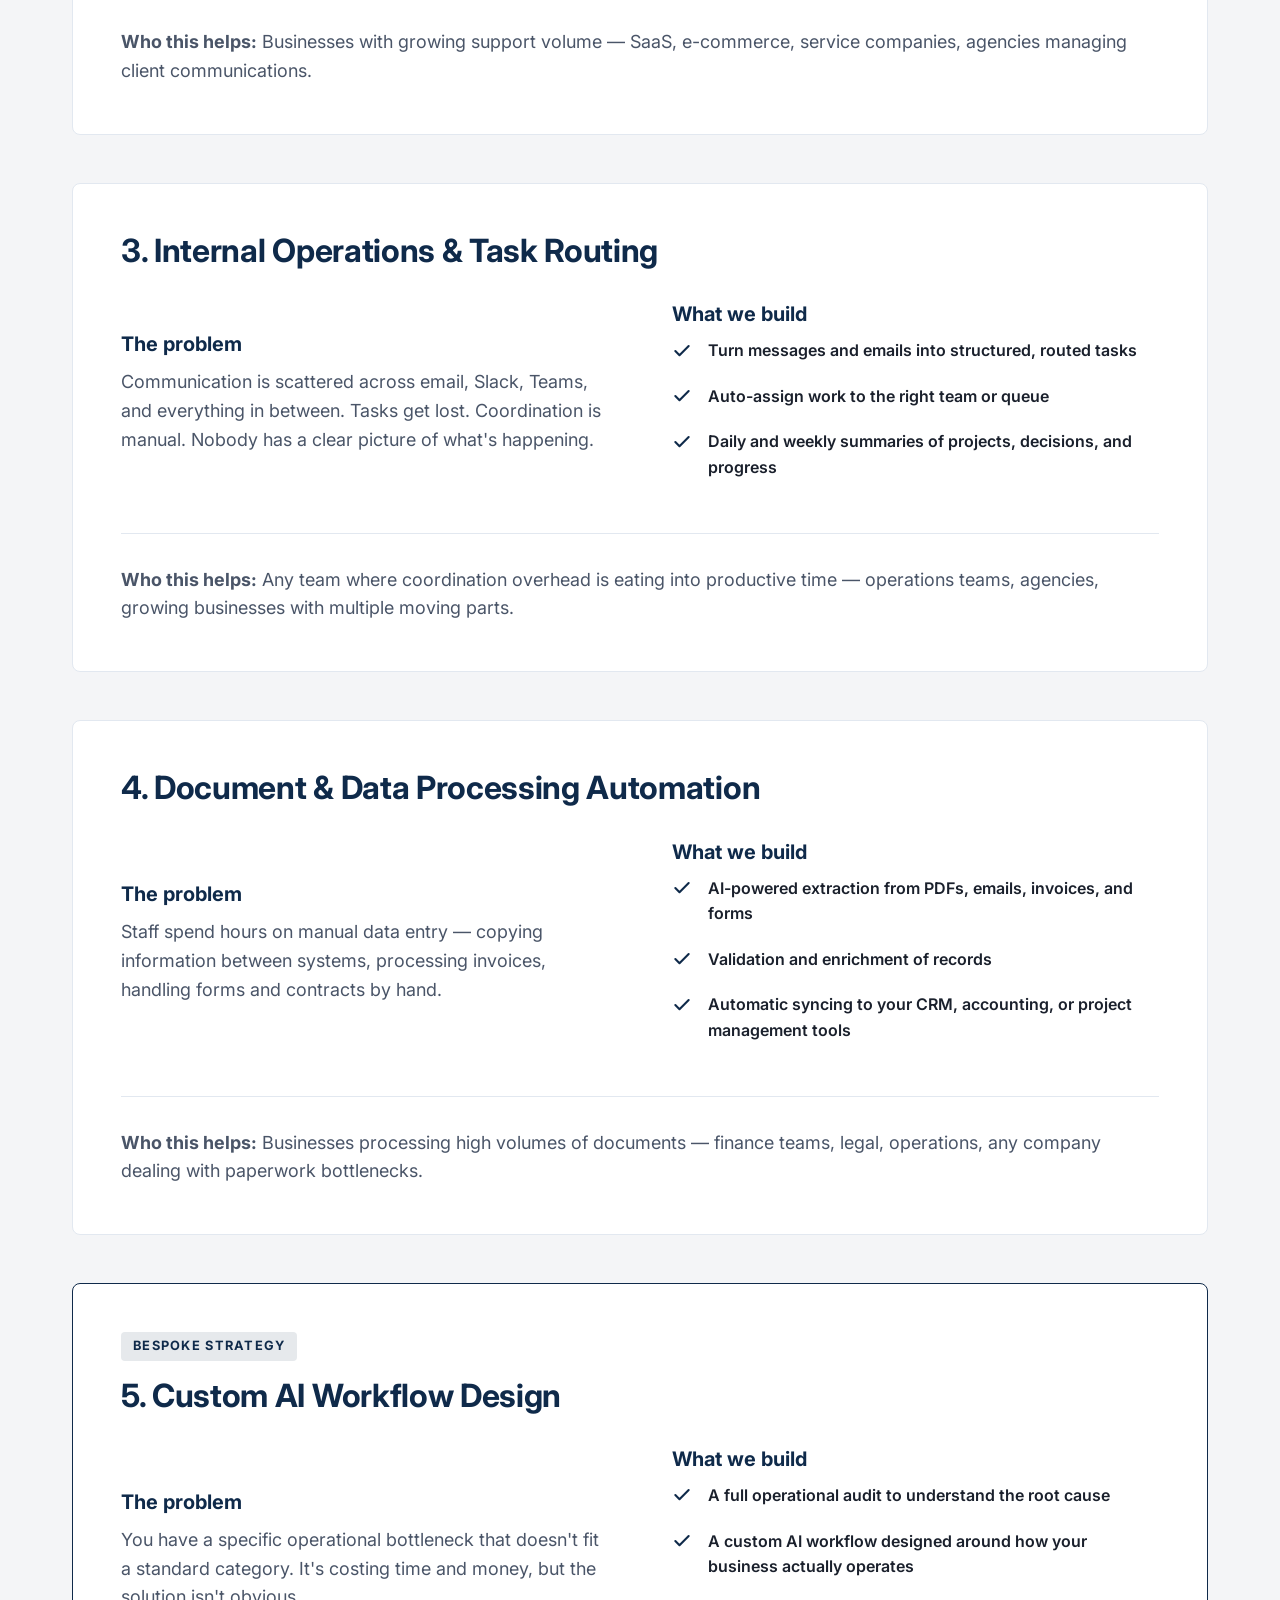
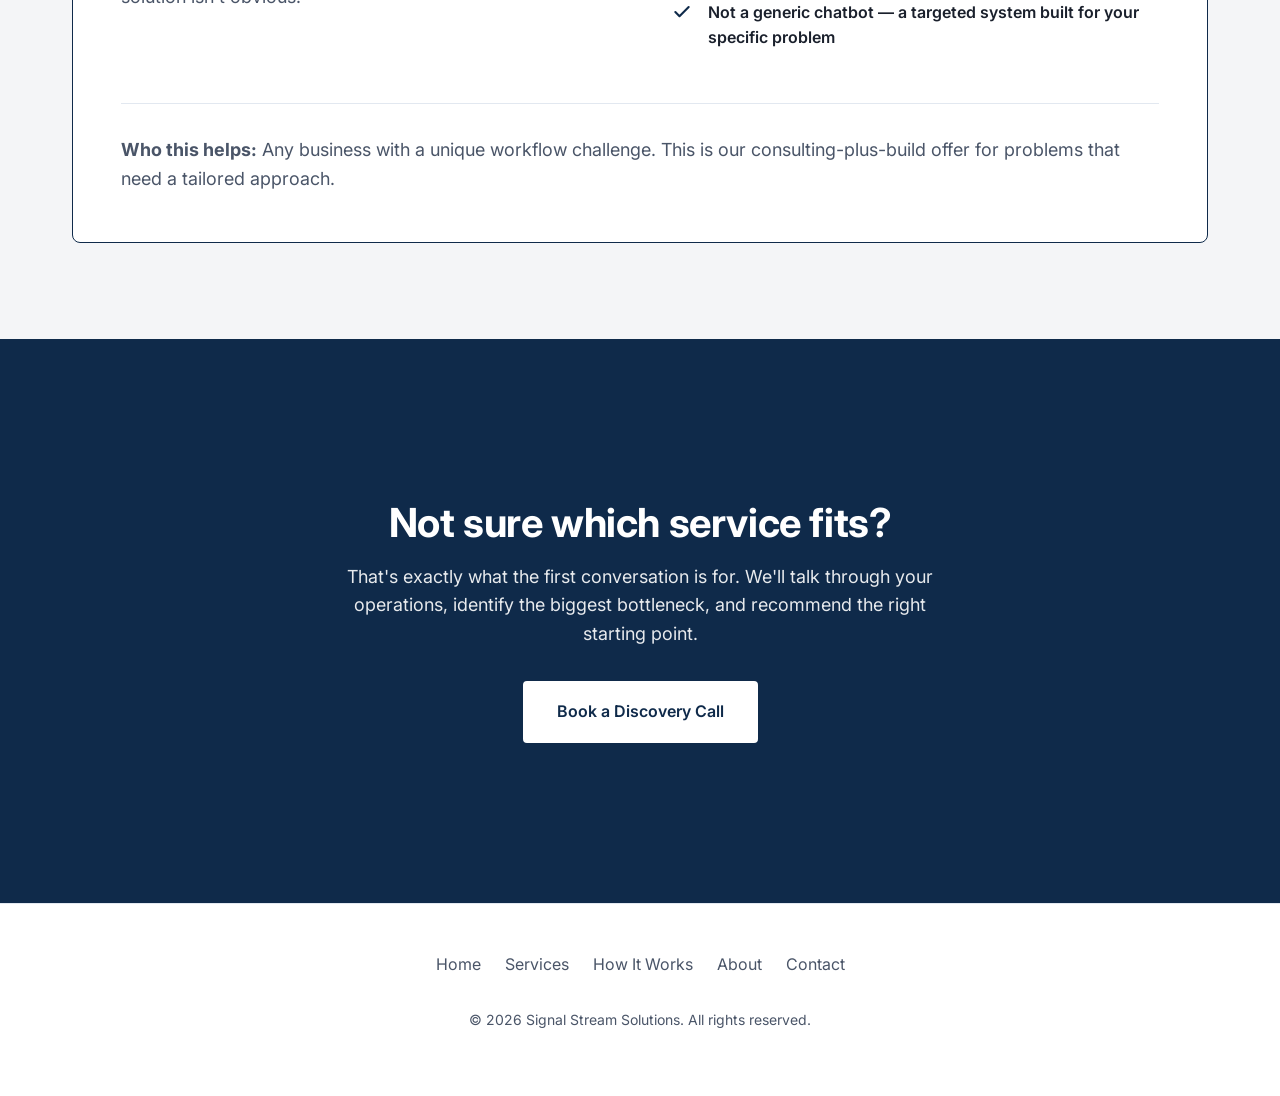
<file: services.html>
<!DOCTYPE html>
<html lang="en">
<head>
    <meta charset="UTF-8">
    <meta name="viewport" content="width=device-width, initial-scale=1.0">
    <title>AI Automation Services | Signal Stream</title>
    <meta name="description" content="AI-powered lead capture, customer support automation, internal operations copilot, and custom workflow design for businesses.">
    
    <link href="https://fonts.googleapis.com/css2?family=Inter:wght@400;500;600;700;800&family=Montserrat:wght@300;700;800&display=swap" rel="stylesheet">
    <link rel="icon" type="image/x-icon" href="favicon.ico">
    <link rel="icon" type="image/png" sizes="192x192" href="favicon-192.png">
    <link rel="apple-touch-icon" href="apple-touch-icon.png">
    <link rel="stylesheet" href="assets/styles.css">
</head>
<body>

    <!-- Shared Navigation -->
    <nav>
        <div class="nav-container">
            <a href="index.html" class="logo">
                <img src="assets/logo.png" alt="Signal Stream" class="logo-img">
                <span class="logo-text-wrapper">
                    <span class="logo-title">SignalStream</span>
                    <span class="logo-subtitle">Solutions</span>
                </span>
            </a>
            
            <button class="menu-toggle" id="mobile-menu-btn">☰</button>
            
            <div class="nav-links" id="nav-links">
                <a href="index.html">Home</a>
                <a href="services.html" class="active">Services</a>
                <a href="how-it-works.html">How It Works</a>
                <a href="about.html">About</a>
                <a href="contact.html" class="btn btn-outline" style="padding: 0.5rem 1rem;">Get in Touch</a>
            </div>
        </div>
    </nav>

    <!-- Hero Section -->
    <section class="section hero">
        <div class="container text-center">
            <span class="tagline">What We Build</span>
            <h1 style="margin: 0 auto 1.5rem; max-width: 800px;">AI Automation Services for Your Business</h1>
            <p style="margin: 0 auto; max-width: 700px;">Every engagement starts with understanding your operations — what's working, what's not, and where AI can make the biggest impact. We don't sell packages. We solve problems.</p>
        </div>
    </section>

    <!-- Services Section -->
    <section class="section bg-grey">
        <div class="container">
            <!-- Service 1 -->
            <div class="card" style="margin-bottom: 3rem; padding: 3rem;">
                <h2 style="color: var(--ocean-blue); font-size: 2rem;">1. Lead Capture & Follow-Up Automation</h2>
                <div style="margin-top: 2rem;" class="grid-2">
                    <div>
                        <h3 style="font-size: 1.25rem;">The problem</h3>
                        <p>Leads come in from forms, emails, and enquiries — but follow-up is slow, inconsistent, or entirely manual. Opportunities go cold before anyone responds.</p>
                    </div>
                    <div>
                        <h3 style="font-size: 1.25rem;">What we build</h3>
                        <ul class="feature-list" style="margin-top: 0.5rem;">
                            <li><svg class="check-icon" viewBox="0 0 24 24" fill="none" stroke="currentColor" stroke-width="2.5" stroke-linecap="round" stroke-linejoin="round"><polyline points="20 6 9 17 4 12"></polyline></svg> <strong>AI-powered lead qualification from forms, emails, and chat</strong></li>
                            <li><svg class="check-icon" viewBox="0 0 24 24" fill="none" stroke="currentColor" stroke-width="2.5" stroke-linecap="round" stroke-linejoin="round"><polyline points="20 6 9 17 4 12"></polyline></svg> <strong>Automated, personalized follow-up sequences</strong></li>
                            <li><svg class="check-icon" viewBox="0 0 24 24" fill="none" stroke="currentColor" stroke-width="2.5" stroke-linecap="round" stroke-linejoin="round"><polyline points="20 6 9 17 4 12"></polyline></svg> <strong>CRM updates and task creation so nothing falls through</strong></li>
                        </ul>
                    </div>
                </div>
                <div style="margin-top: 2rem; padding-top: 2rem; border-top: 1px solid var(--border-color);">
                    <p style="margin: 0;"><strong>Who this helps:</strong> Any business where inbound leads need fast, consistent follow-up — agencies, professional services, trades, e-commerce, SaaS.</p>
                </div>
            </div>

            <!-- Service 2 -->
            <div class="card" style="margin-bottom: 3rem; padding: 3rem;">
                <h2 style="color: var(--ocean-blue); font-size: 2rem;">2. Customer Support & Helpdesk Automation</h2>
                <div style="margin-top: 2rem;" class="grid-2">
                    <div>
                        <h3 style="font-size: 1.25rem;">The problem</h3>
                        <p>Support volume is growing, response times are slipping, and the team is spending too much time on repetitive questions that have clear answers.</p>
                    </div>
                    <div>
                        <h3 style="font-size: 1.25rem;">What we build</h3>
                        <ul class="feature-list" style="margin-top: 0.5rem;">
                            <li><svg class="check-icon" viewBox="0 0 24 24" fill="none" stroke="currentColor" stroke-width="2.5" stroke-linecap="round" stroke-linejoin="round"><polyline points="20 6 9 17 4 12"></polyline></svg> <strong>AI agents that resolve standard queries using your knowledge base</strong></li>
                            <li><svg class="check-icon" viewBox="0 0 24 24" fill="none" stroke="currentColor" stroke-width="2.5" stroke-linecap="round" stroke-linejoin="round"><polyline points="20 6 9 17 4 12"></polyline></svg> <strong>Intelligent ticket triage and routing to the right person</strong></li>
                            <li><svg class="check-icon" viewBox="0 0 24 24" fill="none" stroke="currentColor" stroke-width="2.5" stroke-linecap="round" stroke-linejoin="round"><polyline points="20 6 9 17 4 12"></polyline></svg> <strong>Auto-drafted responses for your team to review and send</strong></li>
                        </ul>
                    </div>
                </div>
                <div style="margin-top: 2rem; padding-top: 2rem; border-top: 1px solid var(--border-color);">
                    <p style="margin: 0;"><strong>Who this helps:</strong> Businesses with growing support volume — SaaS, e-commerce, service companies, agencies managing client communications.</p>
                </div>
            </div>

            <!-- Service 3 -->
            <div class="card" style="margin-bottom: 3rem; padding: 3rem;">
                <h2 style="color: var(--ocean-blue); font-size: 2rem;">3. Internal Operations & Task Routing</h2>
                <div style="margin-top: 2rem;" class="grid-2">
                    <div>
                        <h3 style="font-size: 1.25rem;">The problem</h3>
                        <p>Communication is scattered across email, Slack, Teams, and everything in between. Tasks get lost. Coordination is manual. Nobody has a clear picture of what's happening.</p>
                    </div>
                    <div>
                        <h3 style="font-size: 1.25rem;">What we build</h3>
                        <ul class="feature-list" style="margin-top: 0.5rem;">
                            <li><svg class="check-icon" viewBox="0 0 24 24" fill="none" stroke="currentColor" stroke-width="2.5" stroke-linecap="round" stroke-linejoin="round"><polyline points="20 6 9 17 4 12"></polyline></svg> <strong>Turn messages and emails into structured, routed tasks</strong></li>
                            <li><svg class="check-icon" viewBox="0 0 24 24" fill="none" stroke="currentColor" stroke-width="2.5" stroke-linecap="round" stroke-linejoin="round"><polyline points="20 6 9 17 4 12"></polyline></svg> <strong>Auto-assign work to the right team or queue</strong></li>
                            <li><svg class="check-icon" viewBox="0 0 24 24" fill="none" stroke="currentColor" stroke-width="2.5" stroke-linecap="round" stroke-linejoin="round"><polyline points="20 6 9 17 4 12"></polyline></svg> <strong>Daily and weekly summaries of projects, decisions, and progress</strong></li>
                        </ul>
                    </div>
                </div>
                <div style="margin-top: 2rem; padding-top: 2rem; border-top: 1px solid var(--border-color);">
                    <p style="margin: 0;"><strong>Who this helps:</strong> Any team where coordination overhead is eating into productive time — operations teams, agencies, growing businesses with multiple moving parts.</p>
                </div>
            </div>

            <!-- Service 4 -->
            <div class="card" style="margin-bottom: 3rem; padding: 3rem;">
                <h2 style="color: var(--ocean-blue); font-size: 2rem;">4. Document & Data Processing Automation</h2>
                <div style="margin-top: 2rem;" class="grid-2">
                    <div>
                        <h3 style="font-size: 1.25rem;">The problem</h3>
                        <p>Staff spend hours on manual data entry — copying information between systems, processing invoices, handling forms and contracts by hand.</p>
                    </div>
                    <div>
                        <h3 style="font-size: 1.25rem;">What we build</h3>
                        <ul class="feature-list" style="margin-top: 0.5rem;">
                            <li><svg class="check-icon" viewBox="0 0 24 24" fill="none" stroke="currentColor" stroke-width="2.5" stroke-linecap="round" stroke-linejoin="round"><polyline points="20 6 9 17 4 12"></polyline></svg> <strong>AI-powered extraction from PDFs, emails, invoices, and forms</strong></li>
                            <li><svg class="check-icon" viewBox="0 0 24 24" fill="none" stroke="currentColor" stroke-width="2.5" stroke-linecap="round" stroke-linejoin="round"><polyline points="20 6 9 17 4 12"></polyline></svg> <strong>Validation and enrichment of records</strong></li>
                            <li><svg class="check-icon" viewBox="0 0 24 24" fill="none" stroke="currentColor" stroke-width="2.5" stroke-linecap="round" stroke-linejoin="round"><polyline points="20 6 9 17 4 12"></polyline></svg> <strong>Automatic syncing to your CRM, accounting, or project management tools</strong></li>
                        </ul>
                    </div>
                </div>
                <div style="margin-top: 2rem; padding-top: 2rem; border-top: 1px solid var(--border-color);">
                    <p style="margin: 0;"><strong>Who this helps:</strong> Businesses processing high volumes of documents — finance teams, legal, operations, any company dealing with paperwork bottlenecks.</p>
                </div>
            </div>

            <!-- Service 5 -->
            <div class="card" style="padding: 3rem; border-color: var(--ocean-blue);">
                <div style="display: inline-block; padding: 0.25rem 0.75rem; background: rgba(15, 42, 74, 0.1); color: var(--ocean-blue); font-weight: 700; font-size: 0.8rem; text-transform: uppercase; letter-spacing: 0.1em; border-radius: 4px; margin-bottom: 1rem;">Bespoke Strategy</div>
                <h2 style="font-size: 2rem; color: var(--ocean-blue);">5. Custom AI Workflow Design</h2>
                <div style="margin-top: 2rem;" class="grid-2">
                    <div>
                        <h3 style="font-size: 1.25rem;">The problem</h3>
                        <p>You have a specific operational bottleneck that doesn't fit a standard category. It's costing time and money, but the solution isn't obvious.</p>
                    </div>
                    <div>
                        <h3 style="font-size: 1.25rem;">What we build</h3>
                        <ul class="feature-list" style="margin-top: 0.5rem;">
                            <li><svg class="check-icon" viewBox="0 0 24 24" fill="none" stroke="currentColor" stroke-width="2.5" stroke-linecap="round" stroke-linejoin="round"><polyline points="20 6 9 17 4 12"></polyline></svg> <strong>A full operational audit to understand the root cause</strong></li>
                            <li><svg class="check-icon" viewBox="0 0 24 24" fill="none" stroke="currentColor" stroke-width="2.5" stroke-linecap="round" stroke-linejoin="round"><polyline points="20 6 9 17 4 12"></polyline></svg> <strong>A custom AI workflow designed around how your business actually operates</strong></li>
                            <li><svg class="check-icon" viewBox="0 0 24 24" fill="none" stroke="currentColor" stroke-width="2.5" stroke-linecap="round" stroke-linejoin="round"><polyline points="20 6 9 17 4 12"></polyline></svg> <strong>Not a generic chatbot — a targeted system built for your specific problem</strong></li>
                        </ul>
                    </div>
                </div>
                <div style="margin-top: 2rem; padding-top: 2rem; border-top: 1px solid var(--border-color);">
                    <p style="margin: 0;"><strong>Who this helps:</strong> Any business with a unique workflow challenge. This is our consulting-plus-build offer for problems that need a tailored approach.</p>
                </div>
            </div>
            
        </div>
    </section>

    <!-- Final CTA -->
    <section class="section final-cta">
        <div class="container" style="padding: 4rem 2rem;">
            <h2>Not sure which service fits?</h2>
            <p style="margin-bottom: 2rem;">That's exactly what the first conversation is for. We'll talk through your operations, identify the biggest bottleneck, and recommend the right starting point.</p>
            <a href="contact.html" class="btn" style="background: var(--bg-white); color: var(--ocean-blue); border-color: var(--bg-white);">Book a Discovery Call</a>
        </div>
    </section>

    <!-- Shared Footer -->
    <footer>
        <div class="container">
            <div class="footer-links">
                <a href="index.html">Home</a>
                <a href="services.html">Services</a>
                <a href="how-it-works.html">How It Works</a>
                <a href="about.html">About</a>
                <a href="contact.html">Contact</a>
            </div>
            <p style="color: var(--text-muted); font-size: 0.875rem;">&copy; 2026 Signal Stream Solutions. All rights reserved.</p>
        </div>
    </footer>

    <!-- Scripts -->
    <script>
        document.getElementById('mobile-menu-btn').addEventListener('click', function() {
            document.getElementById('nav-links').classList.toggle('active');
        });
    </script>
</body>
</html>
</file>
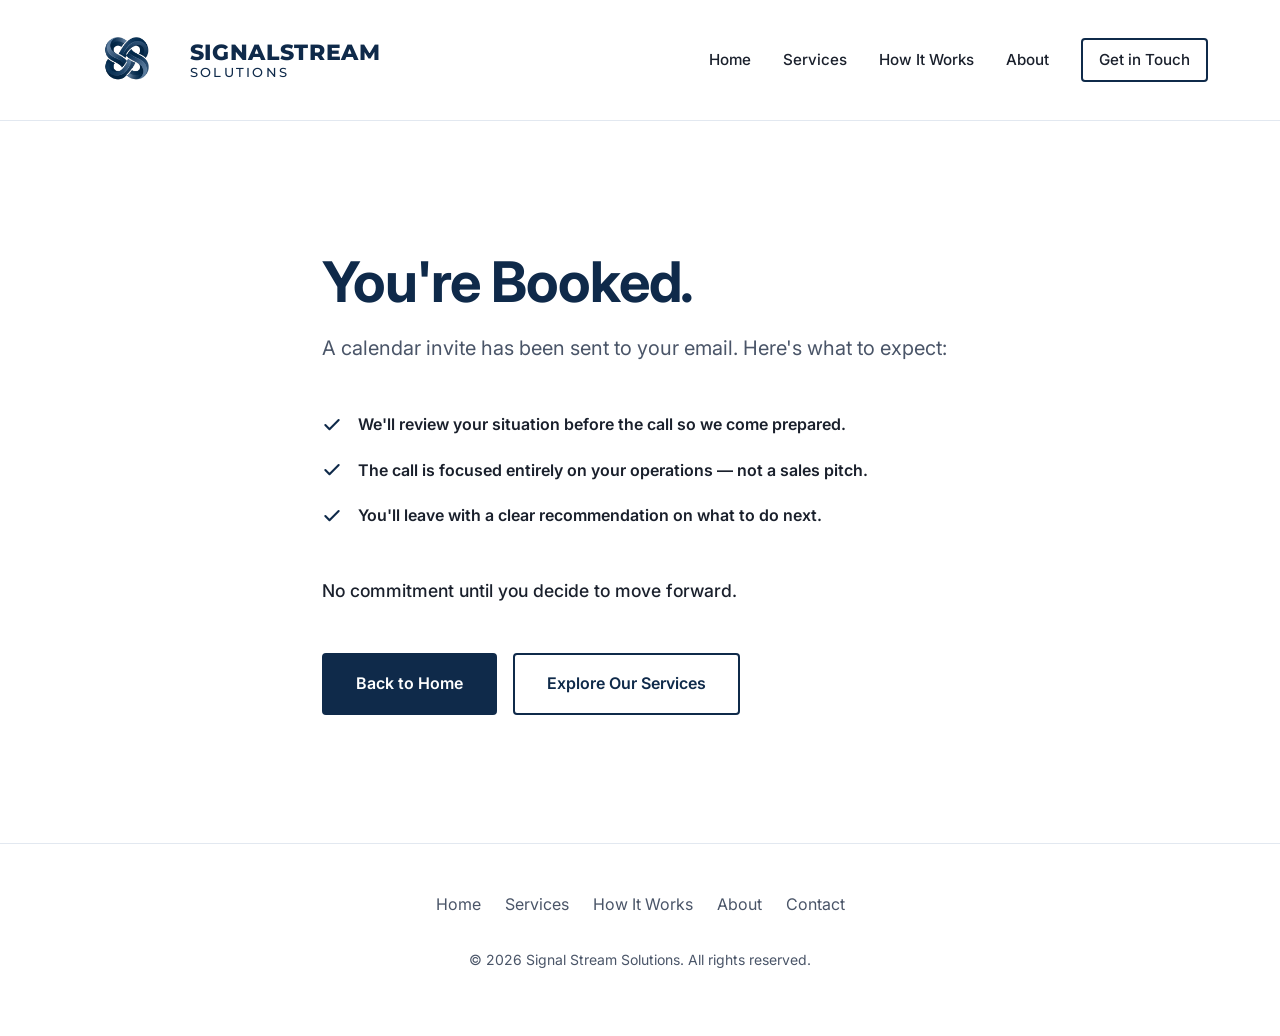
<file: thank-you.html>
<!DOCTYPE html>
<html lang="en">
<head>
    <meta charset="UTF-8">
    <meta name="viewport" content="width=device-width, initial-scale=1.0">
    <title>You're Booked | Signal Stream</title>
    <meta name="description" content="Your discovery call is confirmed. Here's what to expect before we meet.">

    <link href="https://fonts.googleapis.com/css2?family=Inter:wght@400;500;600;700;800&family=Montserrat:wght@300;700;800&display=swap" rel="stylesheet">
    <link rel="icon" type="image/x-icon" href="favicon.ico">
    <link rel="icon" type="image/png" sizes="192x192" href="favicon-192.png">
    <link rel="apple-touch-icon" href="apple-touch-icon.png">
    <link rel="stylesheet" href="assets/styles.css">
</head>
<body>

    <!-- Shared Navigation -->
    <nav>
        <div class="nav-container">
            <a href="index.html" class="logo">
                <img src="assets/logo.png" alt="Signal Stream" class="logo-img">
                <span class="logo-text-wrapper">
                    <span class="logo-title">SignalStream</span>
                    <span class="logo-subtitle">Solutions</span>
                </span>
            </a>

            <button class="menu-toggle" id="mobile-menu-btn">&#9776;</button>

            <div class="nav-links" id="nav-links">
                <a href="index.html">Home</a>
                <a href="services.html">Services</a>
                <a href="how-it-works.html">How It Works</a>
                <a href="about.html">About</a>
                <a href="contact.html" class="btn btn-outline" style="padding: 0.5rem 1rem;">Get in Touch</a>
            </div>
        </div>
    </nav>

    <!-- Thank You Content -->
    <section class="section" style="padding: 8rem 0;">
        <div class="container" style="max-width: 700px;">
            <h1 style="color: var(--ocean-blue); margin-bottom: 1rem;">You're Booked.</h1>
            <p style="font-size: 1.25rem; margin-bottom: 3rem;">A calendar invite has been sent to your email. Here's what to expect:</p>

            <ul class="feature-list" style="margin-bottom: 3rem;">
                <li>
                    <svg class="check-icon" viewBox="0 0 24 24" fill="none" stroke="currentColor" stroke-width="2.5" stroke-linecap="round" stroke-linejoin="round"><polyline points="20 6 9 17 4 12"></polyline></svg>
                    <strong>We'll review your situation before the call so we come prepared.</strong>
                </li>
                <li>
                    <svg class="check-icon" viewBox="0 0 24 24" fill="none" stroke="currentColor" stroke-width="2.5" stroke-linecap="round" stroke-linejoin="round"><polyline points="20 6 9 17 4 12"></polyline></svg>
                    <strong>The call is focused entirely on your operations — not a sales pitch.</strong>
                </li>
                <li>
                    <svg class="check-icon" viewBox="0 0 24 24" fill="none" stroke="currentColor" stroke-width="2.5" stroke-linecap="round" stroke-linejoin="round"><polyline points="20 6 9 17 4 12"></polyline></svg>
                    <strong>You'll leave with a clear recommendation on what to do next.</strong>
                </li>
            </ul>

            <p style="font-size: 1.1rem; font-weight: 500; color: var(--text-main); margin-bottom: 3rem;">No commitment until you decide to move forward.</p>

            <div style="display: flex; gap: 1rem; flex-wrap: wrap;">
                <a href="index.html" class="btn">Back to Home</a>
                <a href="services.html" class="btn btn-outline">Explore Our Services</a>
            </div>
        </div>
    </section>

    <!-- Shared Footer -->
    <footer>
        <div class="container">
            <div class="footer-links">
                <a href="index.html">Home</a>
                <a href="services.html">Services</a>
                <a href="how-it-works.html">How It Works</a>
                <a href="about.html">About</a>
                <a href="contact.html">Contact</a>
            </div>
            <p style="color: var(--text-muted); font-size: 0.875rem;">&copy; 2026 Signal Stream Solutions. All rights reserved.</p>
        </div>
    </footer>

    <!-- Scripts -->
    <script>
        document.getElementById('mobile-menu-btn').addEventListener('click', function() {
            document.getElementById('nav-links').classList.toggle('active');
        });
    </script>
</body>
</html>
</file>
<file: assets/styles.css>
/* CSS Reset & Variables */
:root {
    --bg-white: #FFFFFF;
    --bg-grey: #F4F5F7;
    --ocean-blue: #0F2A4A;
    --ocean-blue-hover: #163e6e;
    --text-main: #1A202C;
    --text-muted: #4A5568;
    --border-color: #E2E8F0;
    --font-main: 'Inter', system-ui, -apple-system, sans-serif;
    --focus-ring: 0 0 0 3px rgba(15, 42, 74, 0.2);
}

* { margin: 0; padding: 0; box-sizing: border-box; }

body {
    font-family: var(--font-main);
    color: var(--text-main);
    background-color: var(--bg-white);
    line-height: 1.6;
    -webkit-font-smoothing: antialiased;
}

/* Typography */
h1, h2, h3, h4 { color: var(--ocean-blue); font-weight: 700; line-height: 1.2; }
h1 { font-size: 3.5rem; margin-bottom: 1.5rem; letter-spacing: -0.02em; }
h2 { font-size: 2.5rem; margin-bottom: 1rem; letter-spacing: -0.01em; }
h3 { font-size: 1.5rem; margin-bottom: 0.75rem; }
p { margin-bottom: 1rem; font-size: 1.125rem; color: var(--text-muted); }

/* Layout & Utilities */
.container { max-width: 1200px; margin: 0 auto; padding: 0 2rem; }
.section { padding: 6rem 0; }
.bg-grey { background-color: var(--bg-grey); }
.text-center { text-align: center; }
.grid-2 { display: grid; grid-template-columns: 1fr 1fr; gap: 4rem; align-items: center; }
.grid-3 { display: grid; grid-template-columns: repeat(3, 1fr); gap: 2rem; }
.grid-4 { display: grid; grid-template-columns: repeat(auto-fit, minmax(250px, 1fr)); gap: 2rem; }

/* Buttons */
.btn {
    display: inline-block;
    background-color: var(--ocean-blue);
    color: var(--bg-white);
    padding: 1rem 2rem;
    border-radius: 4px;
    text-decoration: none;
    font-weight: 600;
    font-size: 1rem;
    font-family: var(--font-main);
    transition: background-color 200ms ease, border-color 200ms ease, color 200ms ease, box-shadow 200ms ease;
    border: 2px solid var(--ocean-blue);
    cursor: pointer;
}
.btn:hover {
    background-color: var(--ocean-blue-hover);
    border-color: var(--ocean-blue-hover);
    color: var(--bg-white);
}
.btn:focus-visible {
    outline: none;
    box-shadow: var(--focus-ring);
}
.btn-outline {
    background-color: transparent;
    color: var(--ocean-blue);
}
.btn-outline:hover {
    background-color: var(--ocean-blue);
    color: var(--bg-white);
}

/* Navigation */
nav {
    padding: 1.5rem 0;
    background: var(--bg-white);
    border-bottom: 1px solid var(--border-color);
    position: sticky;
    top: 0;
    z-index: 100;
}
.nav-container {
    display: flex;
    justify-content: space-between;
    align-items: center;
    max-width: 1200px;
    margin: 0 auto;
    padding: 0 2rem;
}

.logo {
    font-size: 1.5rem;
    font-weight: 800;
    color: var(--ocean-blue);
    text-decoration: none;
    letter-spacing: -0.02em;
    display: flex;
    align-items: center;
    gap: 0.6rem;
}
.logo:focus-visible {
    outline: none;
    box-shadow: var(--focus-ring);
    border-radius: 4px;
}

.logo-img { height: 72px; width: auto; display: block; }
.logo-text-wrapper { display: flex; flex-direction: column; line-height: 1.15; }
.logo-title { font-family: 'Montserrat', sans-serif; font-weight: 800; font-size: 1.4rem; letter-spacing: 0.03em; text-transform: uppercase; color: var(--ocean-blue); }
.logo-subtitle { font-family: 'Montserrat', sans-serif; font-weight: 500; font-size: 0.8rem; letter-spacing: 0.18em; text-transform: uppercase; color: var(--ocean-blue); }

.nav-links {
    display: flex;
    gap: 2rem;
    align-items: center;
}
.nav-links a {
    color: var(--text-main);
    text-decoration: none;
    font-size: 0.95rem;
    font-weight: 500;
    transition: color 200ms ease;
    cursor: pointer;
}
.nav-links a:hover {
    color: var(--ocean-blue);
}
.nav-links a:focus-visible {
    outline: none;
    box-shadow: var(--focus-ring);
    border-radius: 4px;
}
.nav-links a.active {
    color: var(--ocean-blue);
    font-weight: 600;
}

/* Mobile Menu Toggle */
.menu-toggle {
    display: none;
    background: none;
    border: none;
    color: var(--text-main);
    font-size: 1.5rem;
    cursor: pointer;
    padding: 0.5rem;
    border-radius: 4px;
    transition: background-color 200ms ease;
}
.menu-toggle:hover {
    background-color: var(--bg-grey);
}
.menu-toggle:focus-visible {
    outline: none;
    box-shadow: var(--focus-ring);
}

/* Cards */
.card {
    background: var(--bg-white);
    padding: 2.5rem;
    border-radius: 8px;
    border: 1px solid var(--border-color);
    transition: box-shadow 200ms ease;
    height: 100%;
}
.bg-grey .card { background: var(--bg-white); }
.card:hover {
    box-shadow: 0 12px 24px rgba(15, 42, 74, 0.08);
}
.card-icon { font-size: 2rem; color: var(--ocean-blue); margin-bottom: 1.5rem; display: block; }

/* Clickable cards */
a.card {
    text-decoration: none;
    cursor: pointer;
    display: block;
}
a.card:focus-visible {
    outline: none;
    box-shadow: var(--focus-ring);
}

/* Custom Section Styles */
.hero { padding: 8rem 0 6rem; text-align: left; }
.hero p { font-size: 1.25rem; max-width: 600px; margin-bottom: 2.5rem; }

.tagline { text-transform: uppercase; font-size: 0.875rem; font-weight: 700; color: var(--ocean-blue); letter-spacing: 0.1em; margin-bottom: 1rem; display: block; }

.steps-wrapper { position: relative; }
.step-number { font-size: 3rem; font-weight: 800; color: var(--border-color); line-height: 1; margin-bottom: 1rem; font-family: 'Montserrat', sans-serif; }

.final-cta { background-color: var(--ocean-blue); color: var(--bg-white); text-align: center; }
.final-cta h2, .final-cta p { color: var(--bg-white); }
.final-cta p { opacity: 0.9; margin: 0 auto 2.5rem; max-width: 600px; }
.final-cta .btn { background-color: var(--bg-white); color: var(--ocean-blue); border-color: var(--bg-white); }
.final-cta .btn:hover { background-color: transparent; color: var(--bg-white); border-color: var(--bg-white); }

/* SVG Check Icon */
.check-icon {
    flex-shrink: 0;
    width: 20px;
    height: 20px;
    margin-right: 1rem;
    margin-top: 0.15rem;
    color: var(--ocean-blue);
}

/* Form Styles */
.form-group { margin-bottom: 1.5rem; text-align: left; }
.form-group label { display: block; margin-bottom: 0.5rem; font-weight: 500; color: var(--text-main); }
.form-control {
    width: 100%;
    padding: 0.75rem 1rem;
    background: var(--bg-white);
    border: 1px solid var(--border-color);
    border-radius: 4px;
    color: var(--text-main);
    font-family: var(--font-main);
    font-size: 1rem;
    transition: border-color 200ms ease, box-shadow 200ms ease;
}
.form-control:focus {
    outline: none;
    border-color: var(--ocean-blue);
    box-shadow: var(--focus-ring);
}
.form-control::placeholder {
    color: #94A3B8;
}
textarea.form-control { resize: vertical; min-height: 120px; }

/* List styles */
.feature-list { list-style: none; margin-top: 1.5rem; }
.feature-list li { margin-bottom: 1.25rem; display: flex; align-items: flex-start; }
.feature-list strong { color: var(--text-main); font-weight: 600; }

/* Cal.com Embed */
.cal-embed-wrapper {
    width: 100%;
    min-height: 700px;
    overflow: hidden;
    border-radius: 8px;
    background: var(--bg-white);
}
.cal-embed-wrapper iframe {
    width: 100%;
    height: 700px;
    border: none;
}
@media (max-width: 768px) {
    .cal-embed-wrapper,
    .cal-embed-wrapper iframe {
        min-height: 600px;
        height: 600px;
    }
}

/* Footer */
footer {
    background: var(--bg-white);
    padding: 3rem 0;
    border-top: 1px solid var(--border-color);
    text-align: center;
}
.footer-links {
    display: flex;
    justify-content: center;
    gap: 1.5rem;
    margin-bottom: 2rem;
}
.footer-links a {
    color: var(--text-muted);
    text-decoration: none;
    transition: color 200ms ease;
    cursor: pointer;
}
.footer-links a:hover {
    color: var(--ocean-blue);
}
.footer-links a:focus-visible {
    outline: none;
    box-shadow: var(--focus-ring);
    border-radius: 4px;
}

/* Reduced Motion */
@media (prefers-reduced-motion: reduce) {
    *, *::before, *::after {
        transition-duration: 0.01ms !important;
        animation-duration: 0.01ms !important;
    }
}

/* Responsive - Mobile */
@media (max-width: 768px) {
    h1 { font-size: 2.5rem; }
    h2 { font-size: 2rem; }
    .grid-2, .grid-3, .grid-4 { grid-template-columns: 1fr; gap: 2rem; }
    .hero { padding: 5rem 0; }
    .section { padding: 4rem 0; }
    .container { padding: 0 1.25rem; }

    .menu-toggle { display: block; }
    .nav-links {
        display: none;
        flex-direction: column;
        position: absolute;
        top: 100%;
        left: 0;
        right: 0;
        background: var(--bg-white);
        padding: 1.5rem;
        border-bottom: 1px solid var(--border-color);
        box-shadow: 0 10px 15px rgba(0,0,0,0.1);
    }
    .nav-links.active { display: flex; }

    .logo-img { height: 48px; }
    .logo-title { font-size: 1.1rem; }
    .logo-subtitle { font-size: 0.65rem; }
}

/* Small mobile */
@media (max-width: 375px) {
    h1 { font-size: 2rem; }
    h2 { font-size: 1.75rem; }
    .hero { padding: 4rem 0; }
    .section { padding: 3rem 0; }
    .container { padding: 0 1rem; }
    .card { padding: 1.5rem; }
    .btn { padding: 0.875rem 1.5rem; }
}

/* Large desktop */
@media (min-width: 1440px) {
    .container { max-width: 1280px; }
}
</file>
